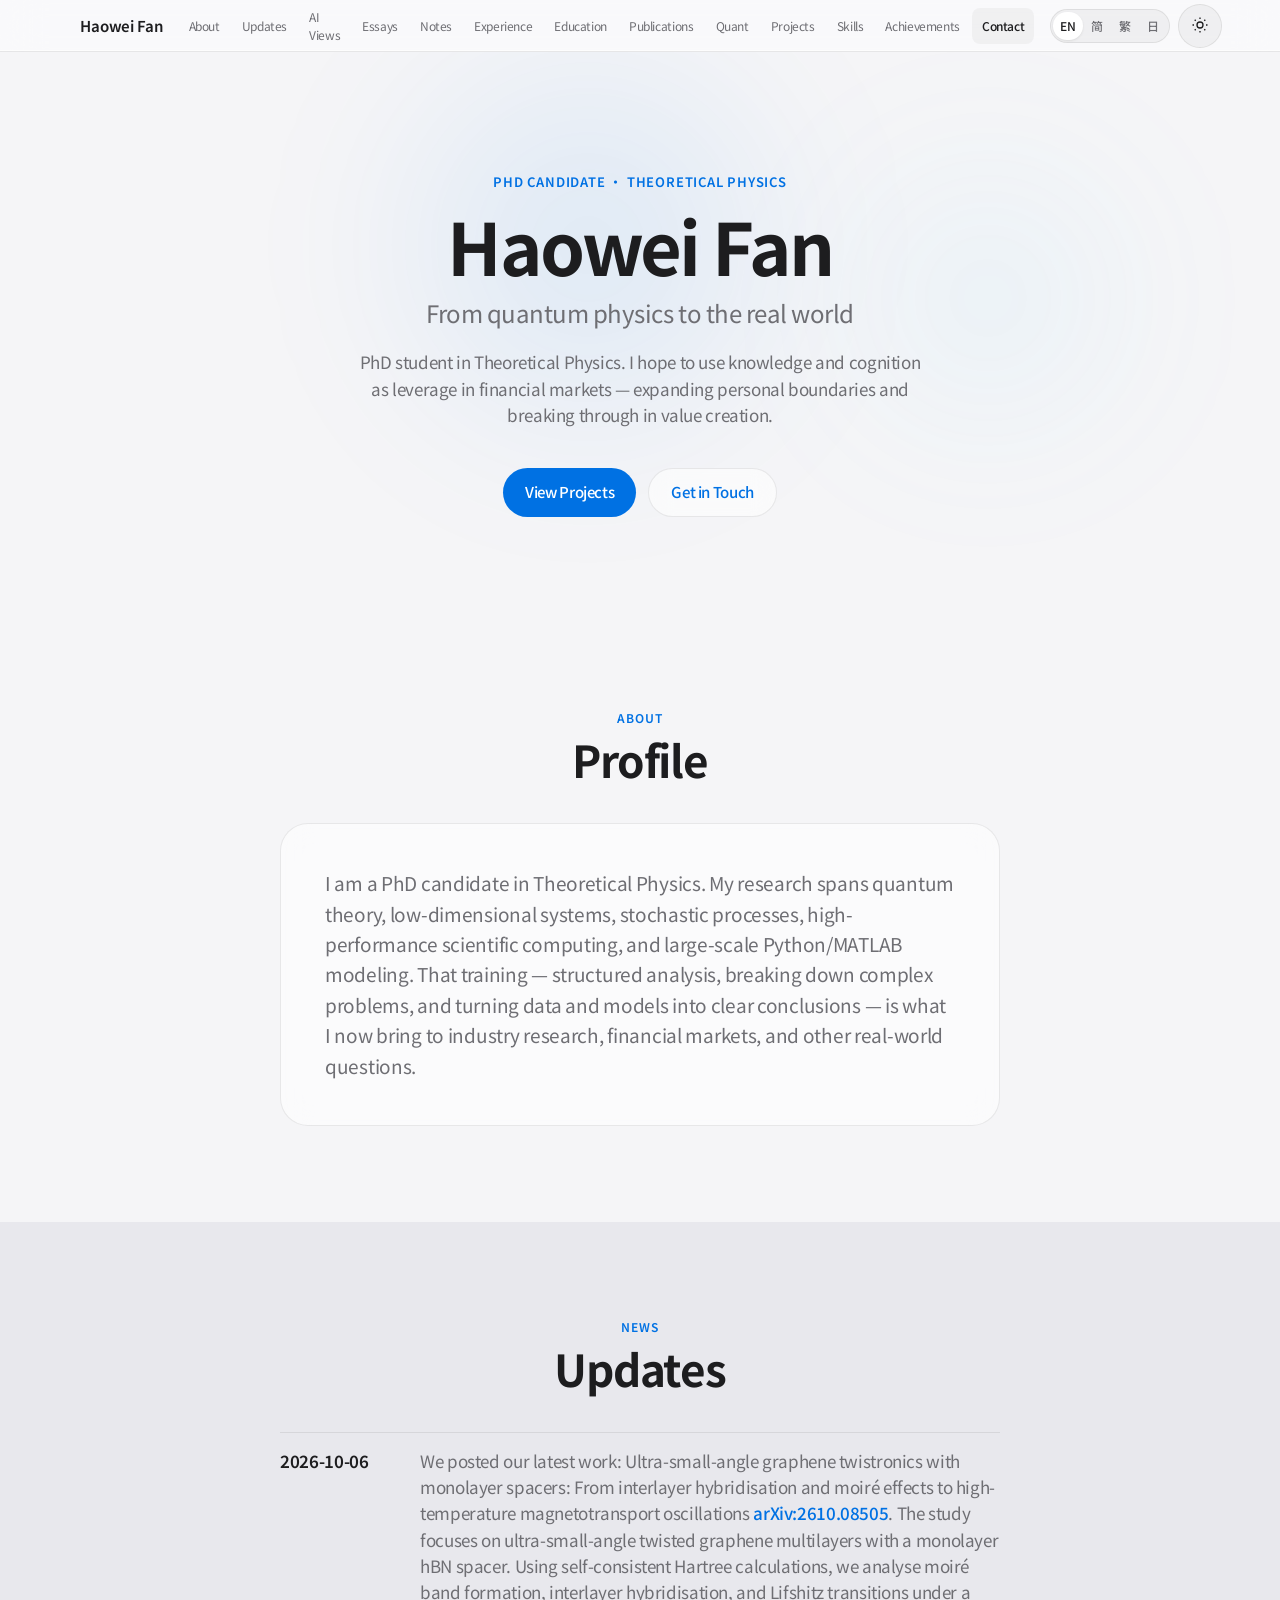
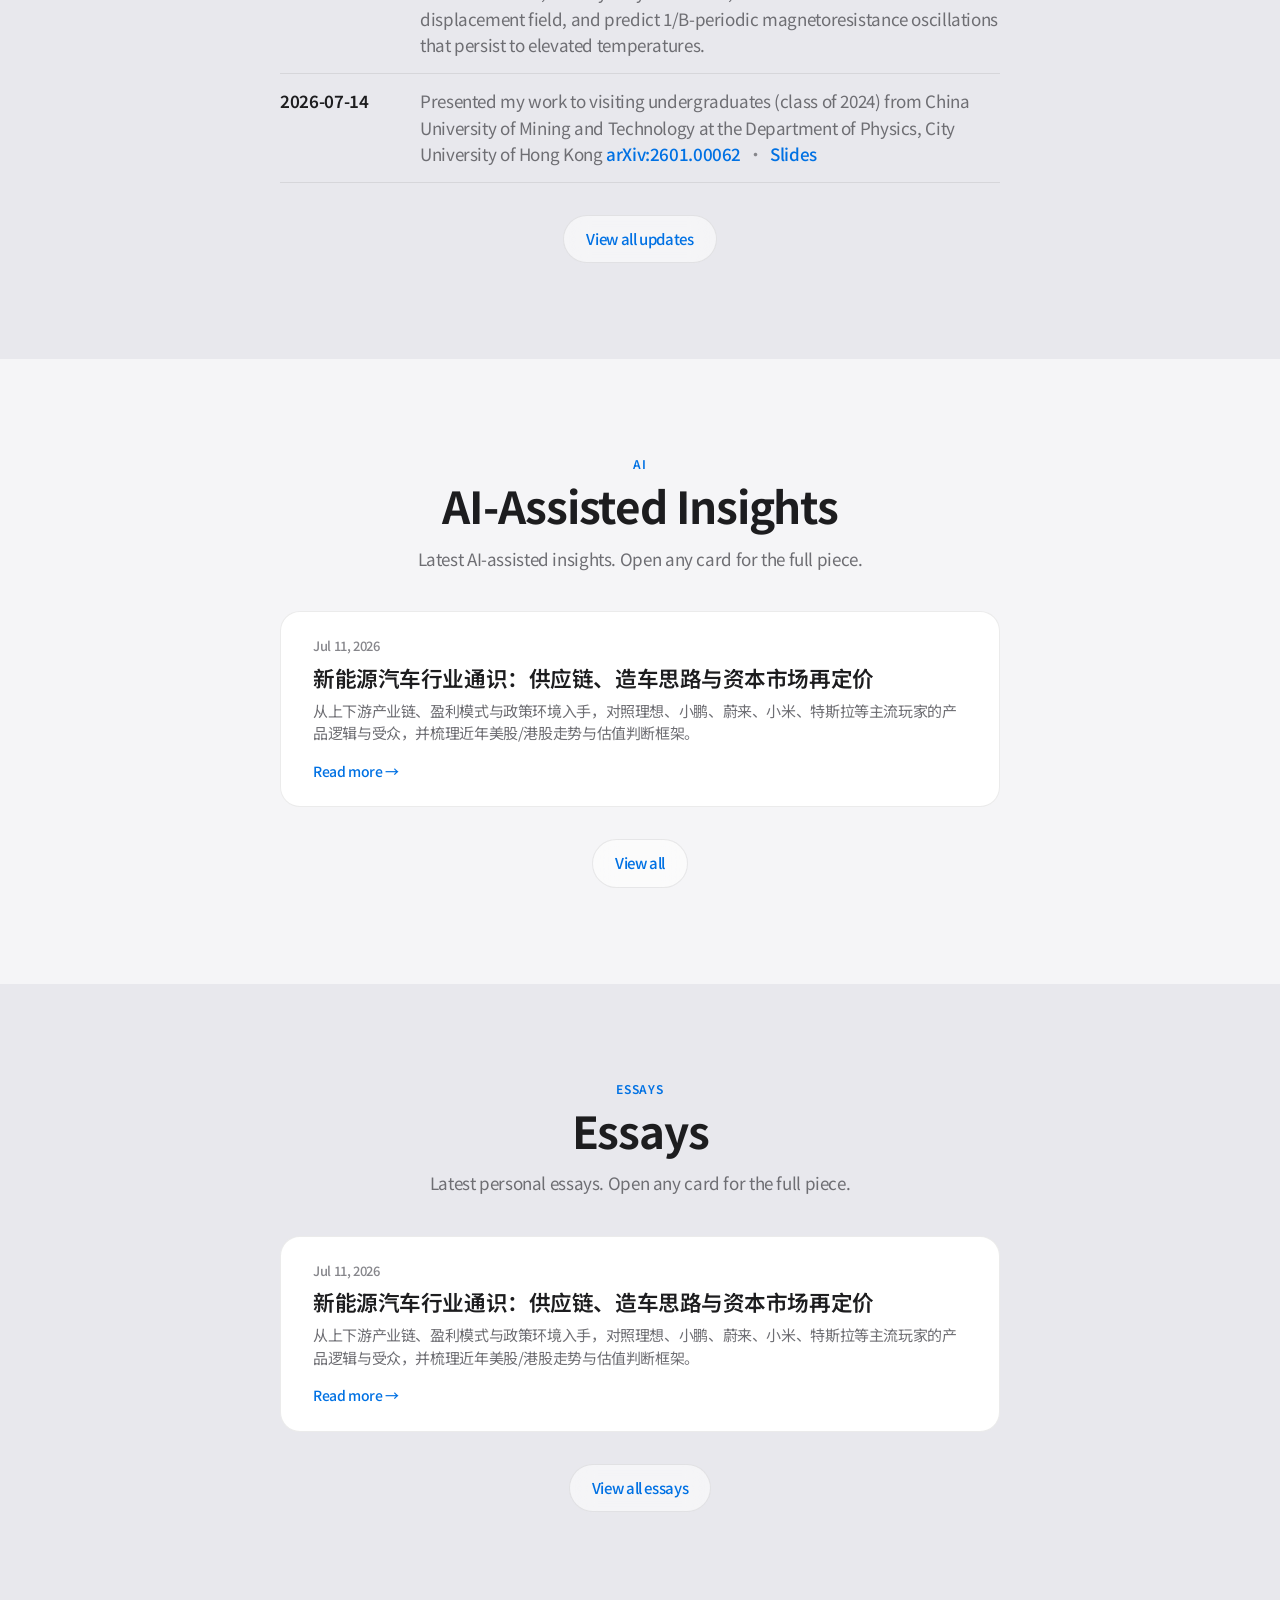
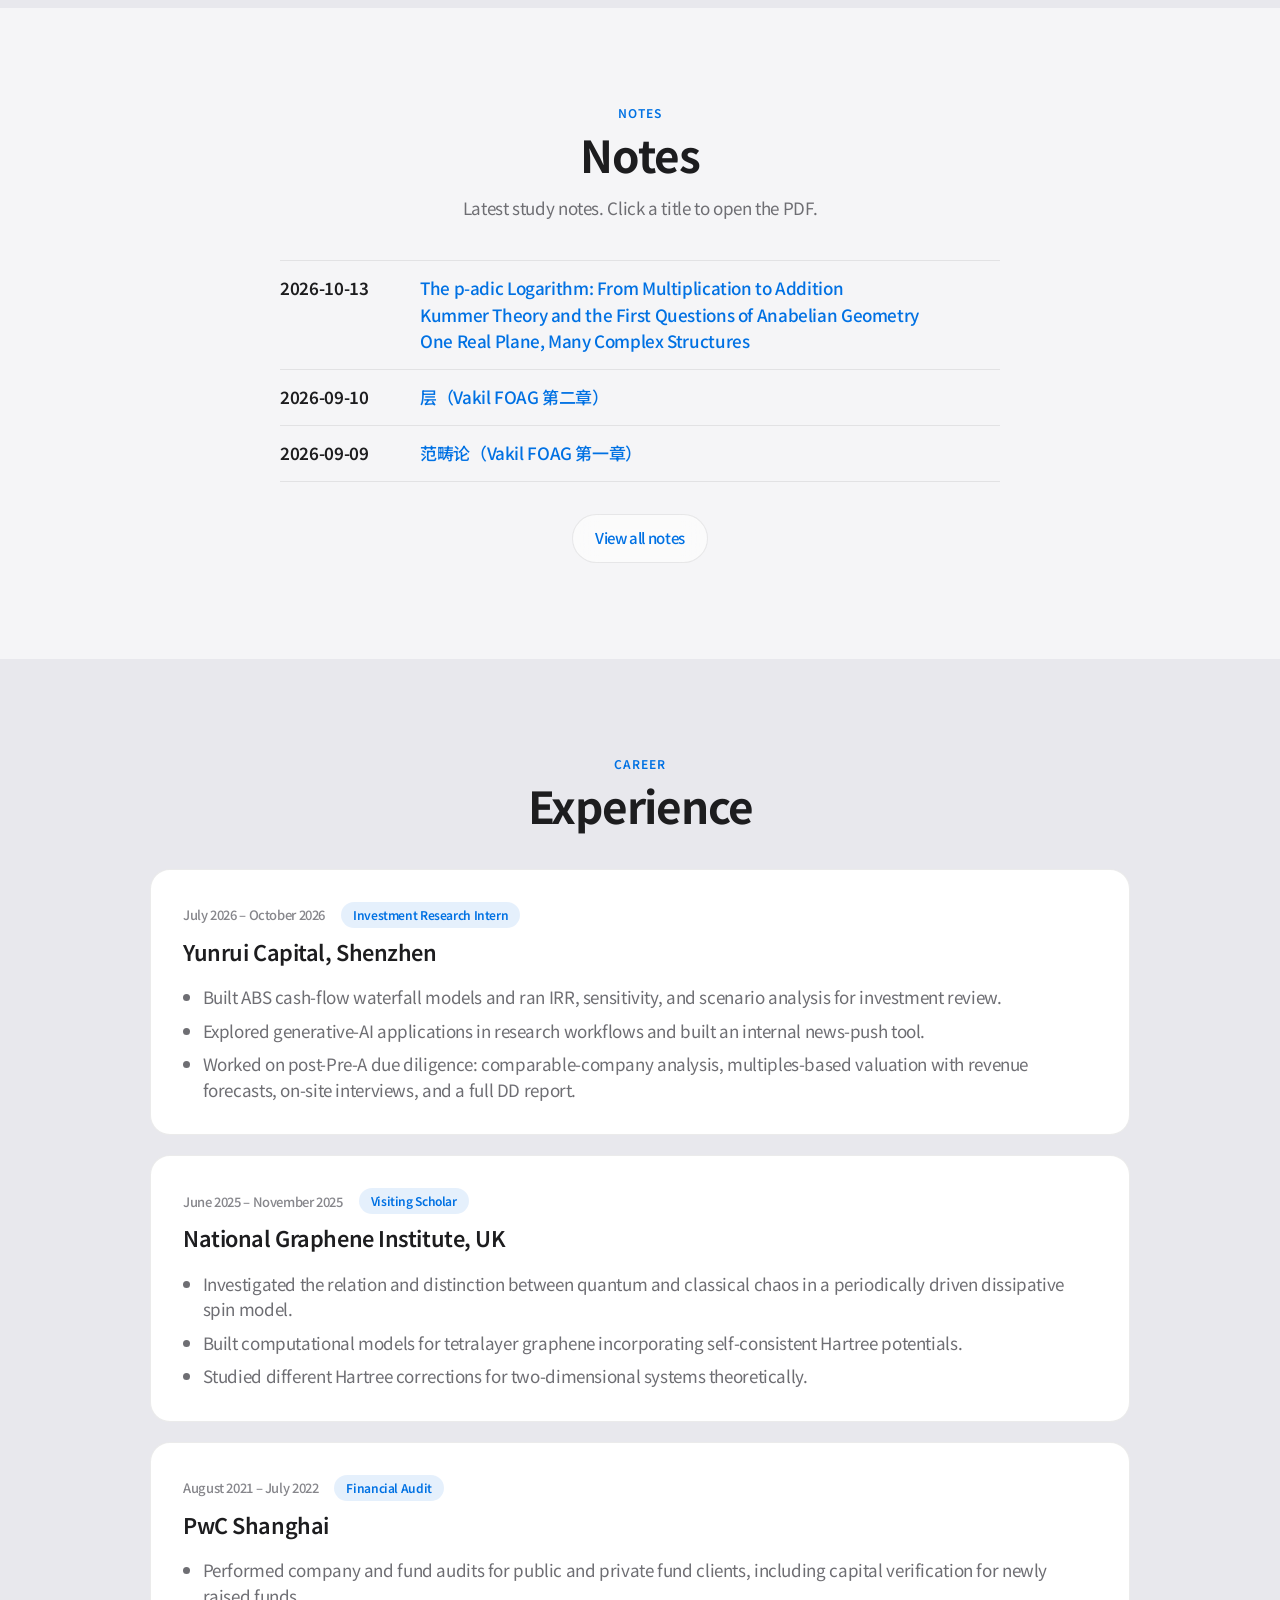
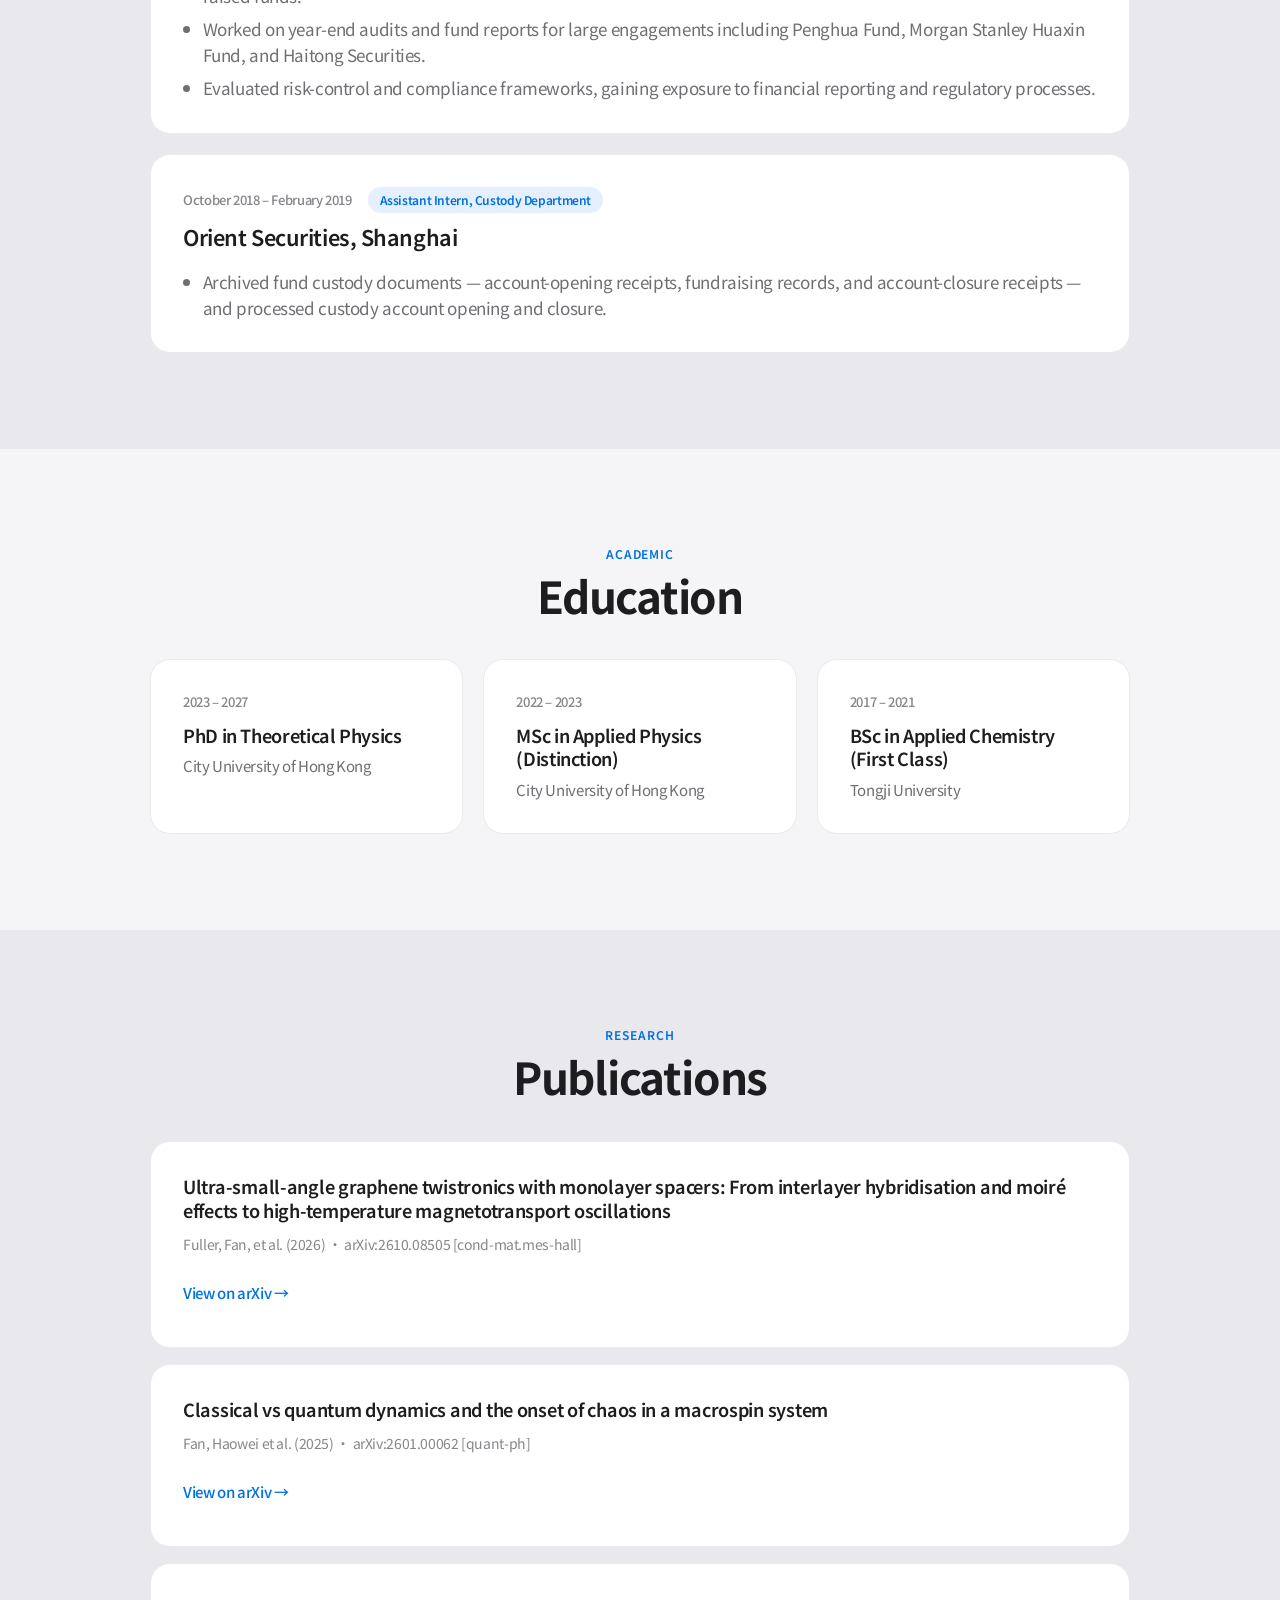
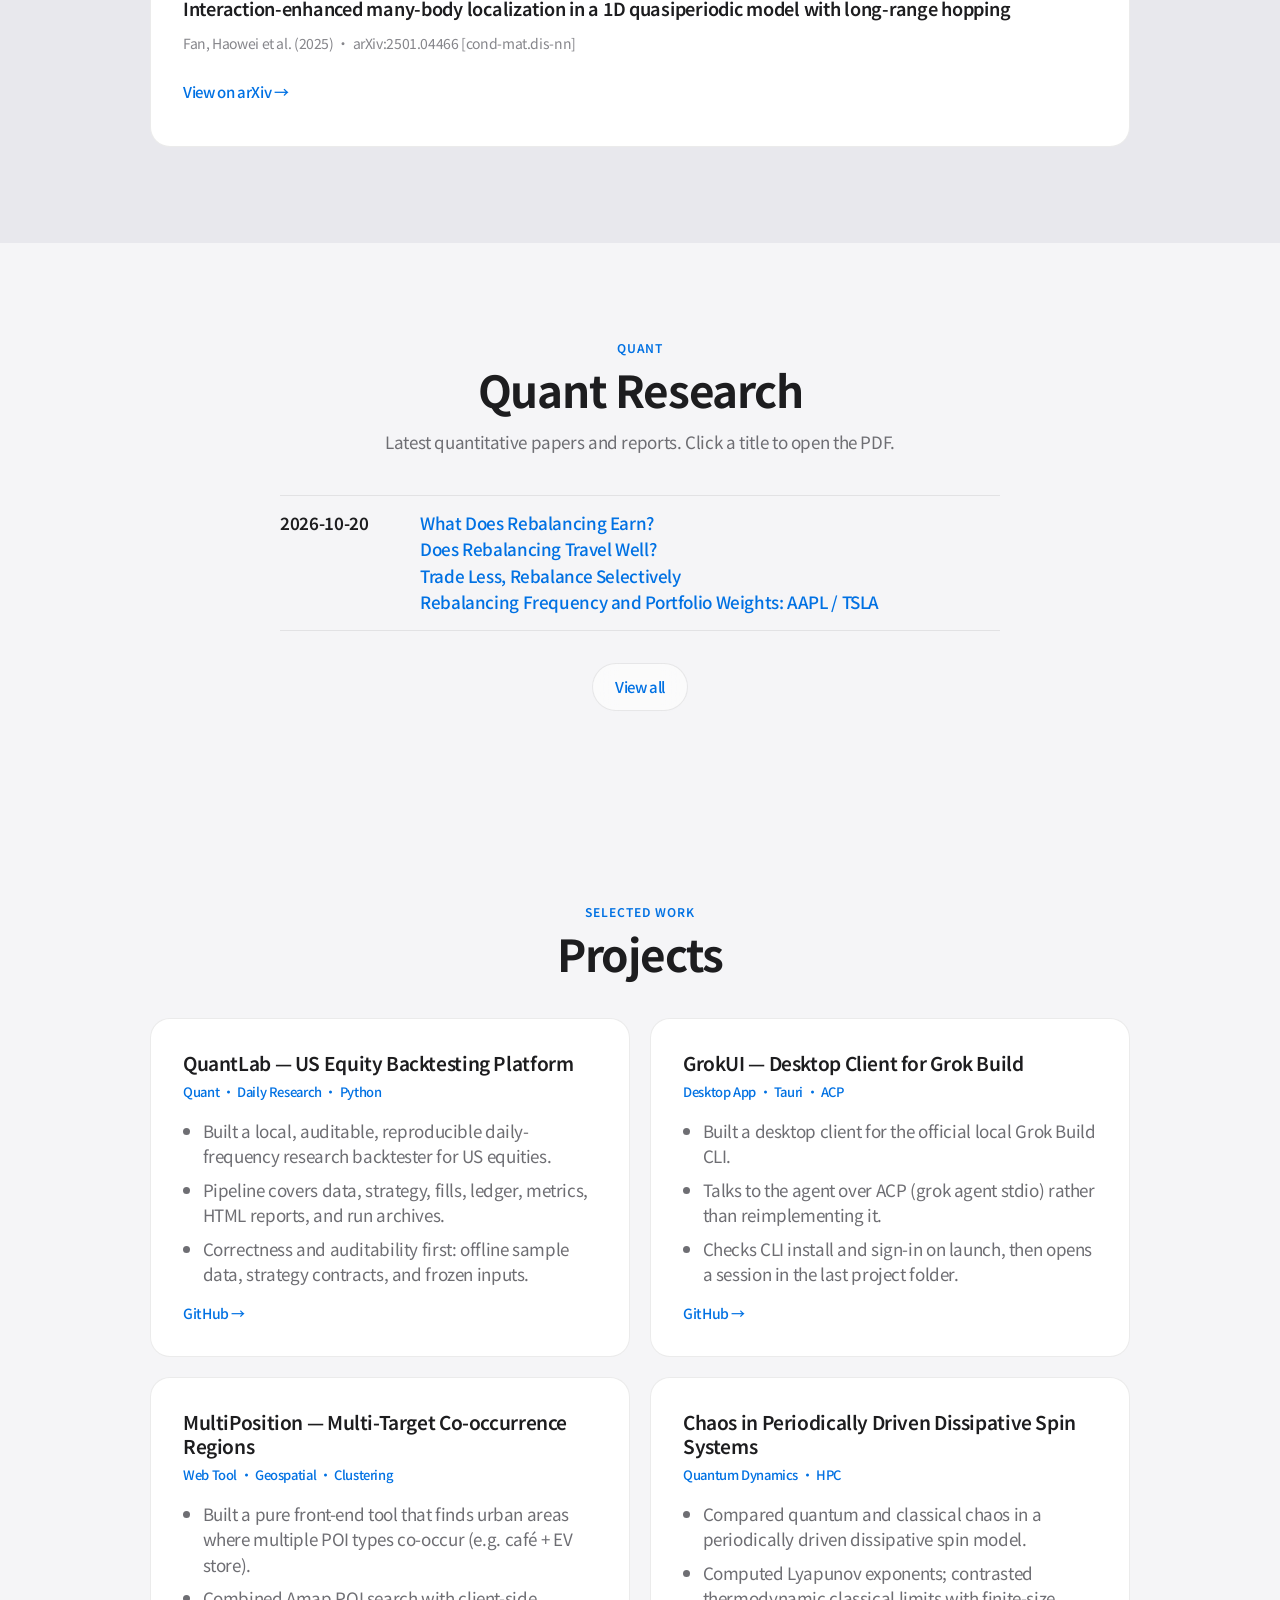
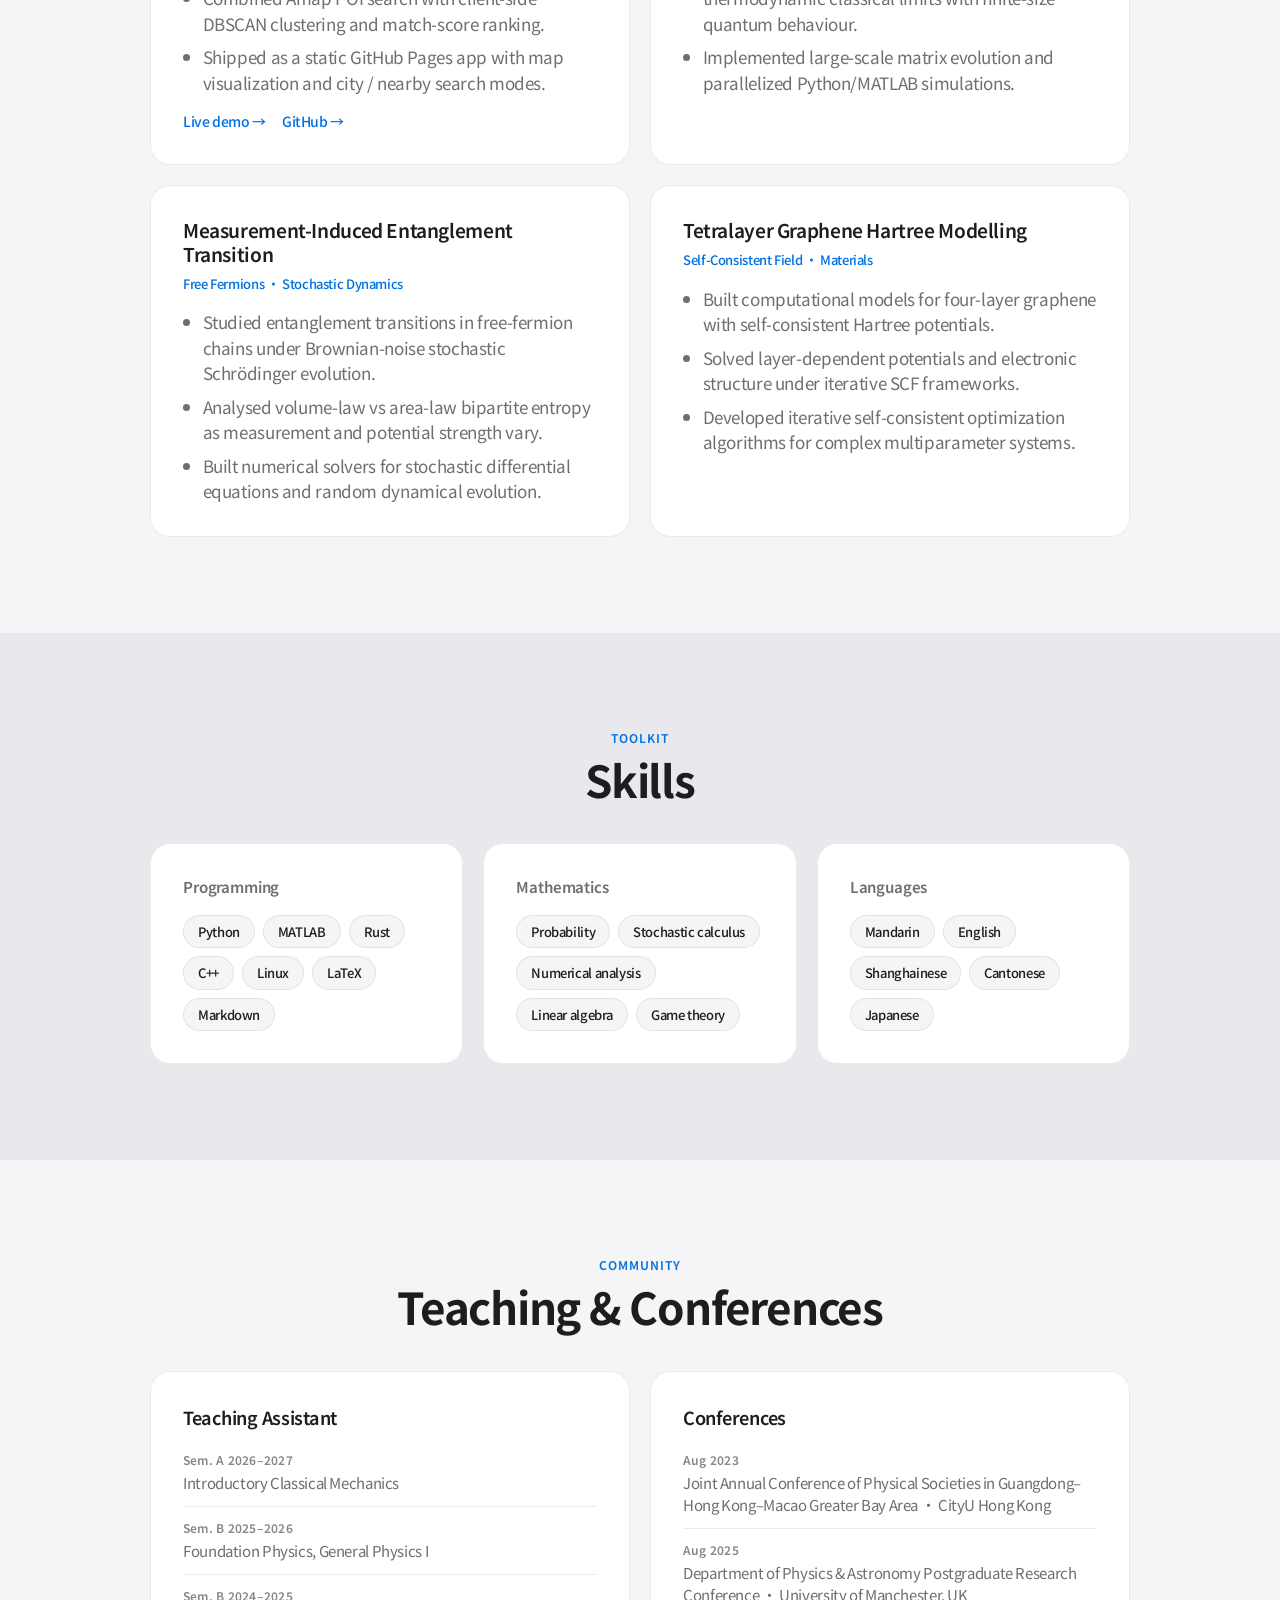
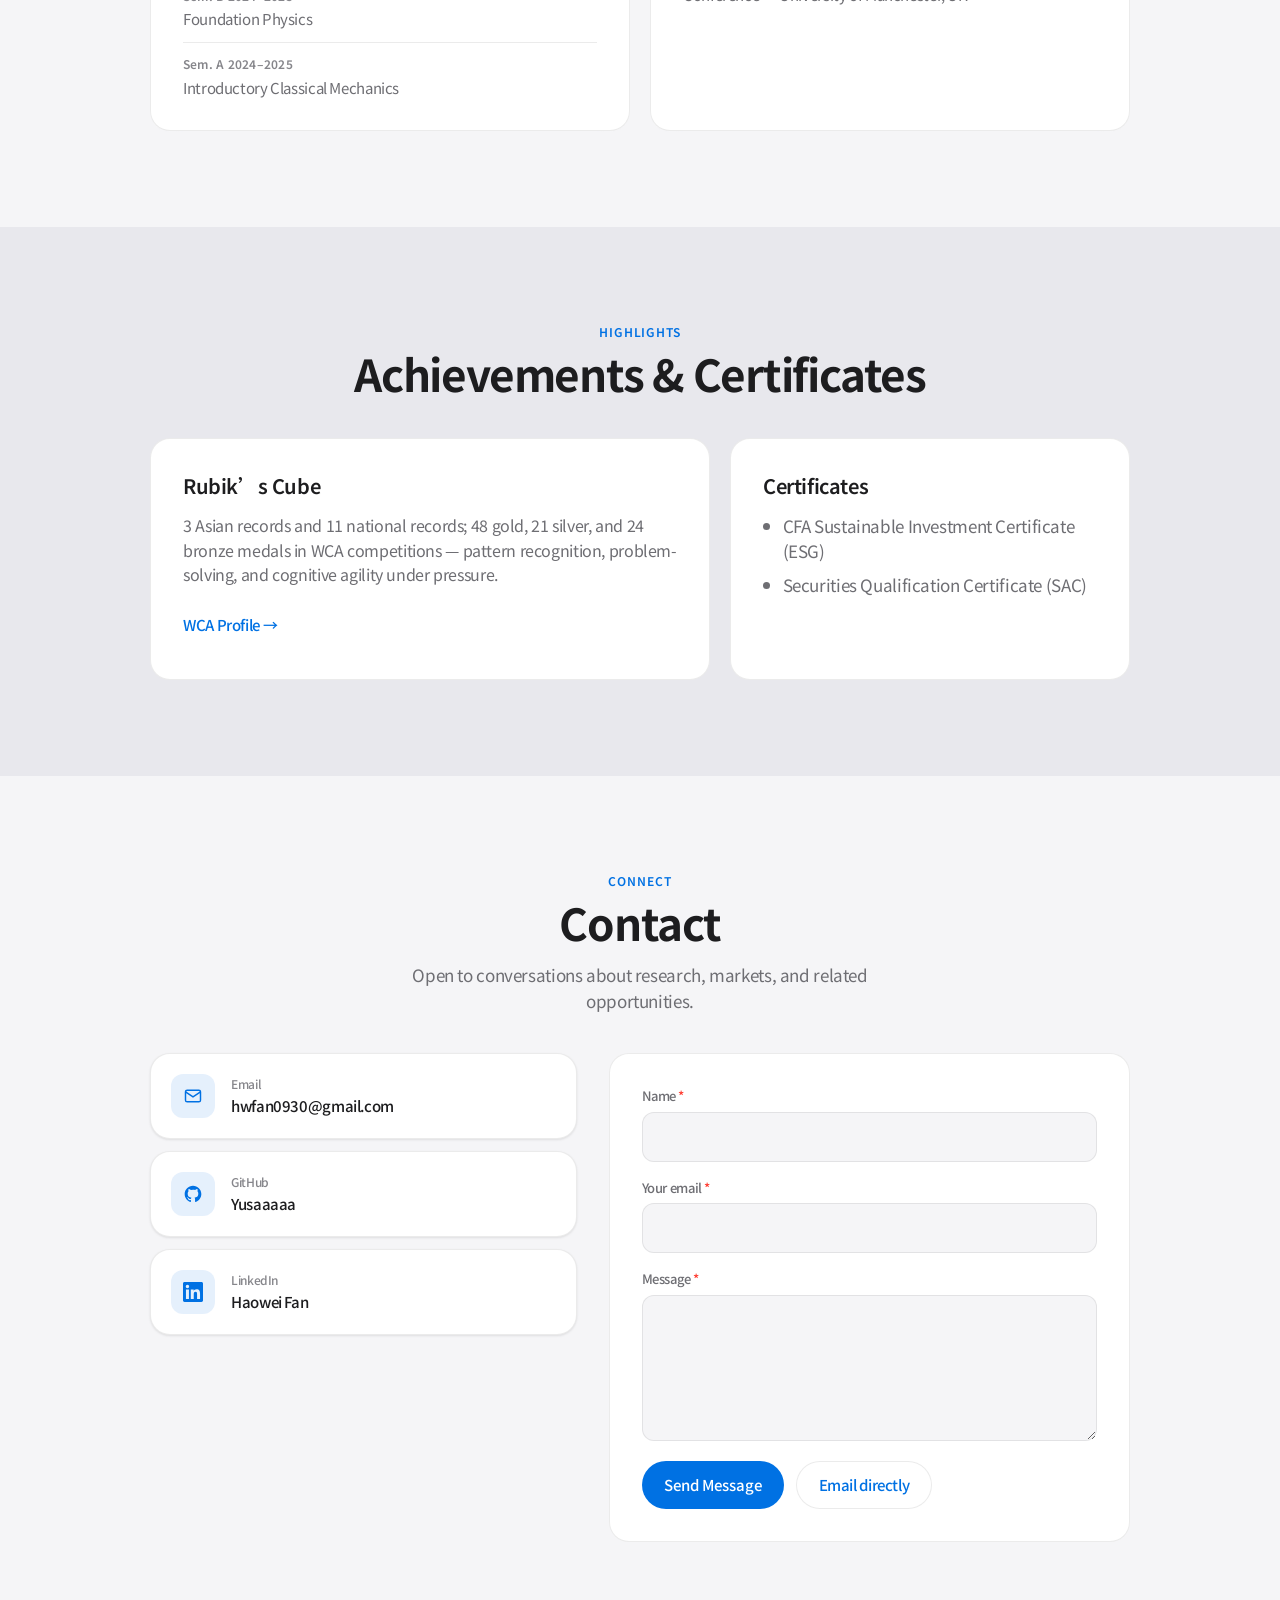
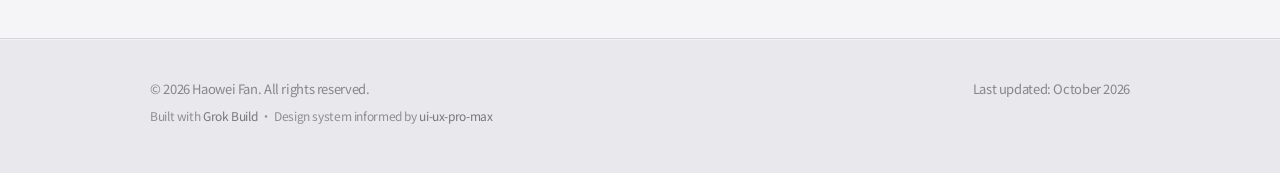
<file: index.html>
<!DOCTYPE html>
<html lang="en">
<head>
  <meta charset="UTF-8" />
  <meta name="viewport" content="width=device-width, initial-scale=1.0" />
  <meta name="description" content="Haowei Fan — PhD candidate in Theoretical Physics. From quantum physics to the real world." />
  <meta name="author" content="Haowei Fan" />
  <meta property="og:title" content="Haowei Fan · Personal Homepage" />
  <meta property="og:description" content="PhD candidate in Theoretical Physics. From quantum physics to the real world — models, judgment, and value creation." />
  <meta property="og:type" content="website" />
  <meta name="theme-color" content="#f5f5f7" media="(prefers-color-scheme: light)" />
  <meta name="theme-color" content="#07090f" media="(prefers-color-scheme: dark)" />
  <title>Haowei Fan · Personal Homepage</title>
  <link rel="preconnect" href="https://fonts.googleapis.com" />
  <link rel="preconnect" href="https://fonts.gstatic.com" crossorigin />
  <link href="https://fonts.googleapis.com/css2?family=Noto+Sans+SC:wght@400;500;600;700&display=swap" rel="stylesheet" />
  <link rel="stylesheet" href="css/styles.css" />
</head>
<body>
  <a class="skip-link" href="#main" data-i18n="skip">Skip to content</a>

  <header class="site-header" id="top">
    <nav class="nav" aria-label="Primary">
      <a class="nav-brand" href="#top">
        <span class="nav-brand-en" data-i18n="brand">Haowei Fan</span>
        <span class="nav-brand-zh" data-i18n="brandZh" hidden>樊浩玮</span>
      </a>

      <button class="nav-toggle" id="navToggle" type="button" aria-expanded="false" aria-controls="navMenu" data-i18n-aria="menuToggle">
        <span class="nav-toggle-bar"></span>
        <span class="nav-toggle-bar"></span>
      </button>

      <div class="nav-menu" id="navMenu">
        <ul class="nav-links">
          <li><a href="#about" data-i18n="nav.about">About</a></li>
          <li><a href="#updates" data-i18n="nav.updates">Updates</a></li>
          <li><a href="#ai-views" data-i18n="nav.aiViews" data-nav-collection="ai_views">AI Views</a></li>
          <li><a href="#writing" data-i18n="nav.writing" data-nav-collection="writing">Essays</a></li>
          <li><a href="#notes" data-i18n="nav.notes" data-nav-collection="notes">Notes</a></li>
          <li><a href="#experience" data-i18n="nav.experience">Experience</a></li>
          <li><a href="#education" data-i18n="nav.education">Education</a></li>
          <li><a href="#publications" data-i18n="nav.publications">Publications</a></li>
          <li><a href="#quant" data-i18n="nav.quant" data-nav-collection="quant">Quant</a></li>
          <li><a href="#projects" data-i18n="nav.projects">Projects</a></li>
          <li><a href="#skills" data-i18n="nav.skills">Skills</a></li>
          <li><a href="#achievements" data-i18n="nav.achievements">Achievements</a></li>
          <li><a href="#contact" data-i18n="nav.contact">Contact</a></li>
        </ul>
        <div class="nav-actions">
          <div class="lang-switch" role="group" aria-label="Language">
            <button type="button" class="lang-btn" data-lang="en" aria-pressed="true">EN</button>
            <button type="button" class="lang-btn" data-lang="zh" aria-pressed="false">简</button>
            <button type="button" class="lang-btn" data-lang="zh-Hant" aria-pressed="false">繁</button>
            <button type="button" class="lang-btn" data-lang="ja" aria-pressed="false">日</button>
          </div>
          <button type="button" class="theme-toggle" id="themeToggle" data-i18n-aria="themeToggle" aria-label="Toggle theme">
            <span class="theme-icon theme-icon-sun" aria-hidden="true">
              <svg width="18" height="18" viewBox="0 0 24 24" fill="none" stroke="currentColor" stroke-width="1.75"><circle cx="12" cy="12" r="4"/><path d="M12 2v2M12 20v2M4.93 4.93l1.41 1.41M17.66 17.66l1.41 1.41M2 12h2M20 12h2M4.93 19.07l1.41-1.41M17.66 6.34l1.41-1.41"/></svg>
            </span>
            <span class="theme-icon theme-icon-moon" aria-hidden="true">
              <svg width="18" height="18" viewBox="0 0 24 24" fill="none" stroke="currentColor" stroke-width="1.75"><path d="M21 14.5A8.5 8.5 0 1 1 9.5 3a7 7 0 0 0 11.5 11.5z"/></svg>
            </span>
          </button>
        </div>
      </div>
    </nav>
  </header>

  <main id="main">
    <!-- Hero -->
    <section class="hero" aria-labelledby="hero-title">
      <div class="container hero-inner">
        <p class="hero-eyebrow reveal" data-i18n="hero.eyebrow">PhD Candidate · Theoretical Physics</p>
        <h1 class="hero-title reveal" id="hero-title">
          <span data-i18n="hero.name">Haowei Fan</span>
        </h1>
        <p class="hero-subtitle reveal" data-i18n="hero.subtitle">
          From quantum physics to the real world
        </p>
        <p class="hero-lead reveal" data-i18n="hero.lead">
          PhD student in Theoretical Physics. I hope to use knowledge and cognition as leverage in financial markets — expanding personal boundaries and breaking through in value creation.
        </p>
        <div class="hero-cta reveal">
          <a class="btn btn-primary" href="#projects" data-i18n="hero.ctaProjects">View Projects</a>
          <a class="btn btn-secondary" href="#contact" data-i18n="hero.ctaContact">Get in Touch</a>
        </div>
      </div>
    </section>

    <!-- About -->
    <section class="section" id="about" aria-labelledby="about-title">
      <div class="container">
        <header class="section-header reveal">
          <p class="section-label" data-i18n="about.label">About</p>
          <h2 class="section-title" id="about-title" data-i18n="about.title">Profile</h2>
        </header>
        <div class="about-card reveal">
          <p class="about-text" data-i18n="about.body">
            I am a PhD candidate in Theoretical Physics. My research spans quantum theory, low-dimensional systems, stochastic processes, high-performance scientific computing, and large-scale Python/MATLAB modeling. That training — structured analysis, breaking down complex problems, and turning data and models into clear conclusions — is what I now bring to industry research, financial markets, and other real-world questions.
          </p>
        </div>
      </div>
    </section>

    <!-- Updates — simple date + note + links; home shows latest 10 -->
    <section class="section section-alt" id="updates" aria-labelledby="updates-title">
      <div class="container">
        <header class="section-header reveal">
          <p class="section-label" data-i18n="updates.label">Updates</p>
          <h2 class="section-title" id="updates-title" data-i18n="updates.title">Updates</h2>
        </header>
        <ul class="news-list reveal" id="updatesHomeList" aria-live="polite">
          <li class="news-empty" data-i18n="updates.loading">Loading…</li>
        </ul>
        <div class="writing-footer reveal" id="updatesHomeFooter" hidden>
          <a class="btn btn-secondary" href="updates.html" data-i18n="updates.viewAll">View all updates</a>
        </div>
      </div>
    </section>

    <!-- AI Views -->
    <section class="section" id="ai-views" aria-labelledby="ai-views-title">
      <div class="container">
        <header class="section-header reveal">
          <p class="section-label" data-i18n="aiViews.label">AI</p>
          <h2 class="section-title" id="ai-views-title" data-i18n="aiViews.title">AI-Assisted Insights</h2>
          <p class="section-desc" data-i18n="aiViews.descHome">
            Latest AI-assisted insights. Open any card for the full piece.
          </p>
        </header>
        <div class="writing-list" id="aiViewsHomeList" aria-live="polite">
          <p class="writing-empty" data-i18n="aiViews.loading">Loading…</p>
        </div>
        <div class="writing-footer reveal">
          <a class="btn btn-secondary" href="ai-views.html" data-i18n="aiViews.viewAll">View all</a>
        </div>
      </div>
    </section>

    <!-- Essays / Writing -->
    <section class="section section-alt" id="writing" aria-labelledby="writing-title">
      <div class="container">
        <header class="section-header reveal">
          <p class="section-label" data-i18n="writing.label">Essays</p>
          <h2 class="section-title" id="writing-title" data-i18n="writing.title">Essays</h2>
          <p class="section-desc" data-i18n="writing.descHome">
            Latest personal essays. Open any card for the full piece.
          </p>
        </header>
        <div class="writing-list" id="writingHomeList" aria-live="polite">
          <p class="writing-empty" data-i18n="writing.loading">Loading…</p>
        </div>
        <div class="writing-footer reveal">
          <a class="btn btn-secondary" href="writing.html" data-i18n="writing.viewAll">View all essays</a>
        </div>
      </div>
    </section>

    <!-- Notes -->
    <section class="section" id="notes" aria-labelledby="notes-title">
      <div class="container">
        <header class="section-header reveal">
          <p class="section-label" data-i18n="notes.label">Notes</p>
          <h2 class="section-title" id="notes-title" data-i18n="notes.title">Notes</h2>
          <p class="section-desc" data-i18n="notes.descHome">
            Latest study notes. Click a title to open the PDF.
          </p>
        </header>
        <ul class="news-list reveal" id="notesHomeList" aria-live="polite">
          <li class="news-empty" data-i18n="notes.loading">Loading…</li>
        </ul>
        <div class="writing-footer reveal">
          <a class="btn btn-secondary" href="notes.html" data-i18n="notes.viewAll">View all notes</a>
        </div>
      </div>
    </section>

    <!-- Experience -->
    <section class="section section-alt" id="experience" aria-labelledby="experience-title">
      <div class="container">
        <header class="section-header reveal">
          <p class="section-label" data-i18n="experience.label">Career</p>
          <h2 class="section-title" id="experience-title" data-i18n="experience.title">Experience</h2>
        </header>
        <div class="timeline">
          <article class="timeline-item card reveal">
            <div class="timeline-meta">
              <span class="timeline-date" data-i18n="exp.yunrui.date">July 2026 – October 2026</span>
              <span class="timeline-role" data-i18n="exp.yunrui.role">Investment Research Intern</span>
            </div>
            <h3 class="timeline-org" data-i18n="exp.yunrui.org">Yunrui Capital, Shenzhen</h3>
            <ul class="bullet-list">
              <li data-i18n="exp.yunrui.b1">Built ABS cash-flow waterfall models and ran IRR, sensitivity, and scenario analysis for investment review.</li>
              <li data-i18n="exp.yunrui.b2">Explored generative-AI applications in research workflows and built an internal news-push tool.</li>
              <li data-i18n="exp.yunrui.b3">Worked on post-Pre-A due diligence: comparable-company analysis, multiples-based valuation with revenue forecasts, on-site interviews, and a full DD report.</li>
            </ul>
          </article>
          <article class="timeline-item card reveal">
            <div class="timeline-meta">
              <span class="timeline-date" data-i18n="exp.ngi.date">June 2025 – November 2025</span>
              <span class="timeline-role" data-i18n="exp.ngi.role">Visiting Scholar</span>
            </div>
            <h3 class="timeline-org" data-i18n="exp.ngi.org">National Graphene Institute, UK</h3>
            <ul class="bullet-list">
              <li data-i18n="exp.ngi.b1">Investigated the relation and distinction between quantum and classical chaos in a periodically driven dissipative spin model.</li>
              <li data-i18n="exp.ngi.b2">Built computational models for tetralayer graphene incorporating self-consistent Hartree potentials.</li>
              <li data-i18n="exp.ngi.b3">Studied different Hartree corrections for two-dimensional systems theoretically.</li>
            </ul>
          </article>
          <article class="timeline-item card reveal">
            <div class="timeline-meta">
              <span class="timeline-date" data-i18n="exp.pwc.date">August 2021 – July 2022</span>
              <span class="timeline-role" data-i18n="exp.pwc.role">Financial Audit</span>
            </div>
            <h3 class="timeline-org" data-i18n="exp.pwc.org">PwC Shanghai</h3>
            <ul class="bullet-list">
              <li data-i18n="exp.pwc.b1">Performed company and fund audits for public and private fund clients, including capital verification for newly raised funds.</li>
              <li data-i18n="exp.pwc.b2">Worked on year-end audits and fund reports for large engagements including Penghua Fund, Morgan Stanley Huaxin Fund, and Haitong Securities.</li>
              <li data-i18n="exp.pwc.b3">Evaluated risk-control and compliance frameworks, gaining exposure to financial reporting and regulatory processes.</li>
            </ul>
          </article>
          <article class="timeline-item card reveal">
            <div class="timeline-meta">
              <span class="timeline-date" data-i18n="exp.orient.date">October 2018 – February 2019</span>
              <span class="timeline-role" data-i18n="exp.orient.role">Assistant Intern, Custody Department</span>
            </div>
            <h3 class="timeline-org" data-i18n="exp.orient.org">Orient Securities, Shanghai</h3>
            <ul class="bullet-list">
              <li data-i18n="exp.orient.b1">Archived fund custody documents — account-opening receipts, fundraising records, and account-closure receipts — and processed custody account opening and closure.</li>
            </ul>
          </article>
        </div>
      </div>
    </section>

    <!-- Education -->
    <section class="section" id="education" aria-labelledby="education-title">
      <div class="container">
        <header class="section-header reveal">
          <p class="section-label" data-i18n="education.label">Academic</p>
          <h2 class="section-title" id="education-title" data-i18n="education.title">Education</h2>
        </header>
        <div class="edu-grid">
          <article class="edu-card card reveal">
            <p class="edu-years">2023 – 2027</p>
            <h3 class="edu-degree" data-i18n="edu.phd.degree">PhD in Theoretical Physics</h3>
            <p class="edu-school" data-i18n="edu.phd.school">City University of Hong Kong</p>
          </article>
          <article class="edu-card card reveal">
            <p class="edu-years">2022 – 2023</p>
            <h3 class="edu-degree" data-i18n="edu.msc.degree">MSc in Applied Physics (Distinction)</h3>
            <p class="edu-school" data-i18n="edu.msc.school">City University of Hong Kong</p>
          </article>
          <article class="edu-card card reveal">
            <p class="edu-years">2017 – 2021</p>
            <h3 class="edu-degree" data-i18n="edu.bsc.degree">BSc in Applied Chemistry (First Class)</h3>
            <p class="edu-school" data-i18n="edu.bsc.school">Tongji University</p>
          </article>
        </div>
      </div>
    </section>

    <!-- Publications -->
    <section class="section section-alt" id="publications" aria-labelledby="publications-title">
      <div class="container">
        <header class="section-header reveal">
          <p class="section-label" data-i18n="publications.label">Research</p>
          <h2 class="section-title" id="publications-title" data-i18n="publications.title">Publications</h2>
        </header>
        <div class="pub-list">
          <article class="pub-card card reveal">
            <h3 class="pub-title">Ultra-small-angle graphene twistronics with monolayer spacers: From interlayer hybridisation and moiré effects to high-temperature magnetotransport oscillations</h3>
            <p class="pub-meta">Fuller, Fan, et al. (2026) · arXiv:2610.08505 [cond-mat.mes-hall]</p>
            <a class="text-link" href="https://arxiv.org/abs/2610.08505" target="_blank" rel="noopener noreferrer" data-i18n="publications.view">View on arXiv →</a>
          </article>
          <article class="pub-card card reveal">
            <h3 class="pub-title">Classical vs quantum dynamics and the onset of chaos in a macrospin system</h3>
            <p class="pub-meta">Fan, Haowei et al. (2025) · arXiv:2601.00062 [quant-ph]</p>
            <a class="text-link" href="https://arxiv.org/abs/2601.00062" target="_blank" rel="noopener noreferrer" data-i18n="publications.view">View on arXiv →</a>
          </article>
          <article class="pub-card card reveal">
            <h3 class="pub-title">Interaction-enhanced many-body localization in a 1D quasiperiodic model with long-range hopping</h3>
            <p class="pub-meta">Fan, Haowei et al. (2025) · arXiv:2501.04466 [cond-mat.dis-nn]</p>
            <a class="text-link" href="https://arxiv.org/abs/2501.04466" target="_blank" rel="noopener noreferrer" data-i18n="publications.view">View on arXiv →</a>
          </article>
        </div>
      </div>
    </section>

    <!-- Quant research papers / reports -->
    <section class="section" id="quant" aria-labelledby="quant-title">
      <div class="container">
        <header class="section-header reveal">
          <p class="section-label" data-i18n="quant.label">Quant</p>
          <h2 class="section-title" id="quant-title" data-i18n="quant.title">Quant Research</h2>
          <p class="section-desc" data-i18n="quant.descHome">
            Latest quantitative papers and reports. Click a title to open the PDF.
          </p>
        </header>
        <ul class="news-list reveal" id="quantHomeList" aria-live="polite">
          <li class="news-empty" data-i18n="quant.loading">Loading…</li>
        </ul>
        <div class="writing-footer reveal">
          <a class="btn btn-secondary" href="quant.html" data-i18n="quant.viewAll">View all</a>
        </div>
      </div>
    </section>

    <!-- Projects -->
    <section class="section" id="projects" aria-labelledby="projects-title">
      <div class="container">
        <header class="section-header reveal">
          <p class="section-label" data-i18n="projects.label">Selected Work</p>
          <h2 class="section-title" id="projects-title" data-i18n="projects.title">Projects</h2>
        </header>
        <div class="project-grid">
          <article class="project-card card reveal">
            <h3 class="project-title" data-i18n="proj.quantlab.title">QuantLab — US Equity Backtesting Platform</h3>
            <p class="project-tag" data-i18n="proj.quantlab.tag">Quant · Daily Research · Python</p>
            <ul class="bullet-list">
              <li data-i18n="proj.quantlab.b1">Built a local, auditable, reproducible daily-frequency research backtester for US equities.</li>
              <li data-i18n="proj.quantlab.b2">Pipeline covers data, strategy, fills, ledger, metrics, HTML reports, and run archives.</li>
              <li data-i18n="proj.quantlab.b3">Correctness and auditability first: offline sample data, strategy contracts, and frozen inputs.</li>
            </ul>
            <p class="project-links">
              <a href="https://github.com/Yusaaaaa/QuantLab" target="_blank" rel="noopener noreferrer" data-i18n="proj.quantlab.repo">GitHub →</a>
            </p>
          </article>
          <article class="project-card card reveal">
            <h3 class="project-title" data-i18n="proj.grokui.title">GrokUI — Desktop Client for Grok Build</h3>
            <p class="project-tag" data-i18n="proj.grokui.tag">Desktop App · Tauri · ACP</p>
            <ul class="bullet-list">
              <li data-i18n="proj.grokui.b1">Built a desktop client for the official local Grok Build CLI.</li>
              <li data-i18n="proj.grokui.b2">Talks to the agent over ACP (grok agent stdio) rather than reimplementing it.</li>
              <li data-i18n="proj.grokui.b3">Checks CLI install and sign-in on launch, then opens a session in the last project folder.</li>
            </ul>
            <p class="project-links">
              <a href="https://github.com/Yusaaaaa/GrokUI" target="_blank" rel="noopener noreferrer" data-i18n="proj.grokui.repo">GitHub →</a>
            </p>
          </article>
          <article class="project-card card reveal">
            <h3 class="project-title" data-i18n="proj.multiposition.title">MultiPosition — Multi-Target Co-occurrence Regions</h3>
            <p class="project-tag" data-i18n="proj.multiposition.tag">Web Tool · Geospatial · Clustering</p>
            <ul class="bullet-list">
              <li data-i18n="proj.multiposition.b1">Built a pure front-end tool that finds urban areas where multiple POI types co-occur (e.g. café + EV store).</li>
              <li data-i18n="proj.multiposition.b2">Combined Amap POI search with client-side DBSCAN clustering and match-score ranking.</li>
              <li data-i18n="proj.multiposition.b3">Shipped as a static GitHub Pages app with map visualization and city / nearby search modes.</li>
            </ul>
            <p class="project-links">
              <a href="https://yusaaaaa.github.io/multi-poi-finder/" target="_blank" rel="noopener noreferrer" data-i18n="proj.multiposition.demo">Live demo →</a>
              <a href="https://github.com/Yusaaaaa/multi-poi-finder" target="_blank" rel="noopener noreferrer" data-i18n="proj.multiposition.repo">GitHub →</a>
            </p>
          </article>
          <article class="project-card card reveal">
            <h3 class="project-title" data-i18n="proj.chaos.title">Chaos in Periodically Driven Dissipative Spin Systems</h3>
            <p class="project-tag" data-i18n="proj.chaos.tag">Quantum Dynamics · HPC</p>
            <ul class="bullet-list">
              <li data-i18n="proj.chaos.b1">Compared quantum and classical chaos in a periodically driven dissipative spin model.</li>
              <li data-i18n="proj.chaos.b2">Computed Lyapunov exponents; contrasted thermodynamic classical limits with finite-size quantum behaviour.</li>
              <li data-i18n="proj.chaos.b3">Implemented large-scale matrix evolution and parallelized Python/MATLAB simulations.</li>
            </ul>
          </article>
          <article class="project-card card reveal">
            <h3 class="project-title" data-i18n="proj.mient.title">Measurement-Induced Entanglement Transition</h3>
            <p class="project-tag" data-i18n="proj.mient.tag">Free Fermions · Stochastic Dynamics</p>
            <ul class="bullet-list">
              <li data-i18n="proj.mient.b1">Studied entanglement transitions in free-fermion chains under Brownian-noise stochastic Schrödinger evolution.</li>
              <li data-i18n="proj.mient.b2">Analysed volume-law vs area-law bipartite entropy as measurement and potential strength vary.</li>
              <li data-i18n="proj.mient.b3">Built numerical solvers for stochastic differential equations and random dynamical evolution.</li>
            </ul>
          </article>
          <article class="project-card card reveal">
            <h3 class="project-title" data-i18n="proj.graphene.title">Tetralayer Graphene Hartree Modelling</h3>
            <p class="project-tag" data-i18n="proj.graphene.tag">Self-Consistent Field · Materials</p>
            <ul class="bullet-list">
              <li data-i18n="proj.graphene.b1">Built computational models for four-layer graphene with self-consistent Hartree potentials.</li>
              <li data-i18n="proj.graphene.b2">Solved layer-dependent potentials and electronic structure under iterative SCF frameworks.</li>
              <li data-i18n="proj.graphene.b3">Developed iterative self-consistent optimization algorithms for complex multiparameter systems.</li>
            </ul>
          </article>
        </div>
      </div>
    </section>

    <!-- Skills -->
    <section class="section section-alt" id="skills" aria-labelledby="skills-title">
      <div class="container">
        <header class="section-header reveal">
          <p class="section-label" data-i18n="skills.label">Toolkit</p>
          <h2 class="section-title" id="skills-title" data-i18n="skills.title">Skills</h2>
        </header>
        <div class="skills-grid">
          <div class="skill-group card reveal">
            <h3 class="skill-group-title" data-i18n="skills.prog">Programming</h3>
            <div class="chip-row">
              <span class="chip">Python</span>
              <span class="chip">MATLAB</span>
              <span class="chip">Rust</span>
              <span class="chip">C++</span>
              <span class="chip">Linux</span>
              <span class="chip">LaTeX</span>
              <span class="chip">Markdown</span>
            </div>
          </div>
          <div class="skill-group card reveal">
            <h3 class="skill-group-title" data-i18n="skills.math">Mathematics</h3>
            <div class="chip-row">
              <span class="chip" data-i18n="skills.math.prob">Probability</span>
              <span class="chip" data-i18n="skills.math.stoch">Stochastic calculus</span>
              <span class="chip" data-i18n="skills.math.num">Numerical analysis</span>
              <span class="chip" data-i18n="skills.math.la">Linear algebra</span>
              <span class="chip" data-i18n="skills.math.game">Game theory</span>
            </div>
          </div>
          <div class="skill-group card reveal">
            <h3 class="skill-group-title" data-i18n="skills.lang">Languages</h3>
            <div class="chip-row">
              <span class="chip" data-i18n="skills.lang.zh">Mandarin</span>
              <span class="chip" data-i18n="skills.lang.en">English</span>
              <span class="chip" data-i18n="skills.lang.sh">Shanghainese</span>
              <span class="chip" data-i18n="skills.lang.yue">Cantonese</span>
              <span class="chip" data-i18n="skills.lang.ja">Japanese</span>
            </div>
          </div>
        </div>
      </div>
    </section>

    <!-- Teaching & Conferences -->
    <section class="section" id="teaching" aria-labelledby="teaching-title">
      <div class="container">
        <header class="section-header reveal">
          <p class="section-label" data-i18n="teaching.label">Community</p>
          <h2 class="section-title" id="teaching-title" data-i18n="teaching.title">Teaching & Conferences</h2>
        </header>
        <div class="two-col">
          <div class="card reveal">
            <h3 class="subhead" data-i18n="teaching.ta">Teaching Assistant</h3>
            <ul class="simple-list">
              <li><span class="list-date">Sem. A 2026–2027</span><span data-i18n="teaching.t1">Introductory Classical Mechanics</span></li>
              <li><span class="list-date">Sem. B 2025–2026</span><span data-i18n="teaching.t3">Foundation Physics, General Physics I</span></li>
              <li><span class="list-date">Sem. B 2024–2025</span><span data-i18n="teaching.t2">Foundation Physics</span></li>
              <li><span class="list-date">Sem. A 2024–2025</span><span data-i18n="teaching.t1">Introductory Classical Mechanics</span></li>
            </ul>
          </div>
          <div class="card reveal">
            <h3 class="subhead" data-i18n="teaching.conf">Conferences</h3>
            <ul class="simple-list conf-list">
              <li>
                <span class="list-date">Aug 2023</span>
                <span data-i18n="teaching.c1">Joint Annual Conference of Physical Societies in Guangdong–Hong Kong–Macao Greater Bay Area · CityU Hong Kong</span>
              </li>
              <li>
                <span class="list-date">Aug 2025</span>
                <span data-i18n="teaching.c2">Department of Physics & Astronomy Postgraduate Research Conference · University of Manchester, UK</span>
              </li>
            </ul>
          </div>
        </div>
      </div>
    </section>

    <!-- Achievements -->
    <section class="section section-alt" id="achievements" aria-labelledby="achievements-title">
      <div class="container">
        <header class="section-header reveal">
          <p class="section-label" data-i18n="achievements.label">Highlights</p>
          <h2 class="section-title" id="achievements-title" data-i18n="achievements.title">Achievements & Certificates</h2>
        </header>
        <div class="achieve-grid">
          <article class="achieve-card card reveal">
            <h3 class="achieve-title" data-i18n="ach.cube.title">Rubik’s Cube</h3>
            <p class="achieve-body" data-i18n="ach.cube.body">
              3 Asian records and 11 national records; 48 gold, 21 silver, and 24 bronze medals in WCA competitions — pattern recognition, problem-solving, and cognitive agility under pressure.
            </p>
            <a class="text-link" href="https://www.worldcubeassociation.org/persons/2009FANH01" target="_blank" rel="noopener noreferrer" data-i18n="ach.cube.link">WCA Profile →</a>
          </article>
          <article class="achieve-card card reveal">
            <h3 class="achieve-title" data-i18n="ach.cert.title">Certificates</h3>
            <ul class="bullet-list">
              <li data-i18n="ach.cert.cfa">CFA Sustainable Investment Certificate (ESG)</li>
              <li data-i18n="ach.cert.sac">Securities Qualification Certificate (SAC)</li>
            </ul>
          </article>
        </div>
      </div>
    </section>

    <!-- Contact -->
    <section class="section" id="contact" aria-labelledby="contact-title">
      <div class="container">
        <header class="section-header reveal">
          <p class="section-label" data-i18n="contact.label">Connect</p>
          <h2 class="section-title" id="contact-title" data-i18n="contact.title">Contact</h2>
          <p class="section-desc" data-i18n="contact.desc">Open to conversations about research, markets, and related opportunities.</p>
        </header>

        <div class="contact-layout">
          <div class="contact-info reveal">
            <a class="contact-row" href="mailto:hwfan0930@gmail.com">
              <span class="contact-icon" aria-hidden="true">
                <svg width="20" height="20" viewBox="0 0 24 24" fill="none" stroke="currentColor" stroke-width="1.75"><rect x="3" y="5" width="18" height="14" rx="2"/><path d="m3 7 9 6 9-6"/></svg>
              </span>
              <span>
                <span class="contact-label" data-i18n="contact.email">Email</span>
                <span class="contact-value">hwfan0930@gmail.com</span>
              </span>
            </a>
            <a class="contact-row" href="https://github.com/Yusaaaaa" target="_blank" rel="noopener noreferrer">
              <span class="contact-icon" aria-hidden="true">
                <svg width="20" height="20" viewBox="0 0 24 24" fill="currentColor"><path d="M12 2C6.477 2 2 6.477 2 12c0 4.42 2.865 8.166 6.839 9.489.5.092.682-.217.682-.482 0-.237-.008-.866-.013-1.7-2.782.604-3.369-1.341-3.369-1.341-.454-1.155-1.11-1.463-1.11-1.463-.908-.62.069-.608.069-.608 1.003.07 1.531 1.03 1.531 1.03.892 1.529 2.341 1.087 2.91.832.092-.647.35-1.088.636-1.338-2.22-.253-4.555-1.11-4.555-4.943 0-1.091.39-1.984 1.029-2.683-.103-.253-.446-1.27.098-2.647 0 0 .84-.269 2.75 1.025A9.578 9.578 0 0 1 12 6.836c.85.004 1.705.114 2.504.336 1.909-1.294 2.747-1.025 2.747-1.025.546 1.377.203 2.394.1 2.647.64.699 1.028 1.592 1.028 2.683 0 3.842-2.339 4.687-4.566 4.935.359.309.678.919.678 1.852 0 1.336-.012 2.415-.012 2.743 0 .267.18.578.688.48C19.138 20.161 22 16.416 22 12c0-5.523-4.477-10-10-10z"/></svg>
              </span>
              <span>
                <span class="contact-label">GitHub</span>
                <span class="contact-value">Yusaaaaa</span>
              </span>
            </a>
            <a class="contact-row" href="https://www.linkedin.com/in/haowei-fan" target="_blank" rel="noopener noreferrer">
              <span class="contact-icon" aria-hidden="true">
                <svg width="20" height="20" viewBox="0 0 24 24" fill="currentColor"><path d="M20.447 20.452h-3.554v-5.569c0-1.328-.027-3.037-1.852-3.037-1.853 0-2.136 1.445-2.136 2.939v5.667H9.351V9h3.414v1.561h.046c.477-.9 1.637-1.85 3.37-1.85 3.601 0 4.267 2.37 4.267 5.455v6.286zM5.337 7.433a2.062 2.062 0 0 1-2.063-2.065 2.064 2.064 0 1 1 2.063 2.065zm1.782 13.019H3.555V9h3.564v11.452zM22.225 0H1.771C.792 0 0 .774 0 1.729v20.542C0 23.227.792 24 1.771 24h20.451C23.2 24 24 23.227 24 22.271V1.729C24 .774 23.2 0 22.222 0h.003z"/></svg>
              </span>
              <span>
                <span class="contact-label">LinkedIn</span>
                <span class="contact-value" data-i18n="contact.linkedin">Haowei Fan</span>
              </span>
            </a>
          </div>

          <form class="contact-form card reveal" id="contactForm" novalidate>
            <div class="form-field">
              <label for="name"><span data-i18n="contact.form.name">Name</span><span class="required" aria-hidden="true">*</span></label>
              <input type="text" id="name" name="name" autocomplete="name" required aria-required="true" aria-describedby="name-error" />
              <p class="field-error" id="name-error" role="alert" hidden></p>
            </div>
            <div class="form-field">
              <label for="email"><span data-i18n="contact.form.email">Your email</span><span class="required" aria-hidden="true">*</span></label>
              <input type="email" id="email" name="email" autocomplete="email" inputmode="email" required aria-required="true" aria-describedby="email-error" />
              <p class="field-error" id="email-error" role="alert" hidden></p>
            </div>
            <div class="form-field">
              <label for="message"><span data-i18n="contact.form.message">Message</span><span class="required" aria-hidden="true">*</span></label>
              <textarea id="message" name="message" rows="5" required aria-required="true" aria-describedby="message-error"></textarea>
              <p class="field-error" id="message-error" role="alert" hidden></p>
            </div>
            <p class="form-status" id="formStatus" role="status" aria-live="polite" hidden></p>
            <div class="form-actions">
              <button type="submit" class="btn btn-primary" data-i18n="contact.form.submit">Send Message</button>
              <a class="btn btn-secondary" href="mailto:hwfan0930@gmail.com" data-i18n="contact.form.mailto">Email directly</a>
            </div>
          </form>
        </div>
      </div>
    </section>
  </main>

  <footer class="site-footer">
    <div class="container footer-inner">
      <div class="footer-brand">
        <p data-i18n="footer.copy">© 2026 Haowei Fan. All rights reserved.</p>
        <p class="footer-credit" data-i18n-html="footer.credit">Built with <a href="https://x.ai/grok" target="_blank" rel="noopener noreferrer">Grok Build</a> · Design system informed by <a href="https://github.com/nextlevelbuilder/ui-ux-pro-max-skill" target="_blank" rel="noopener noreferrer">ui-ux-pro-max</a></p>
      </div>
      <div class="footer-meta">
        <p data-i18n="footer.updated">Last updated: October 2026</p>
        <p class="footer-visits" hidden>
          <span data-i18n="footer.visitsBefore">Visits</span>
          <span data-visit-count></span>
          <span data-i18n="footer.visitsAfter"></span>
        </p>
      </div>
    </div>
  </footer>

  <script src="js/i18n.js"></script>
  <script src="js/main.js"></script>
  <script src="js/counter.js"></script>
  <script src="js/writing.js"></script>
  <script src="js/updates.js"></script>
</body>
</html>
</file>
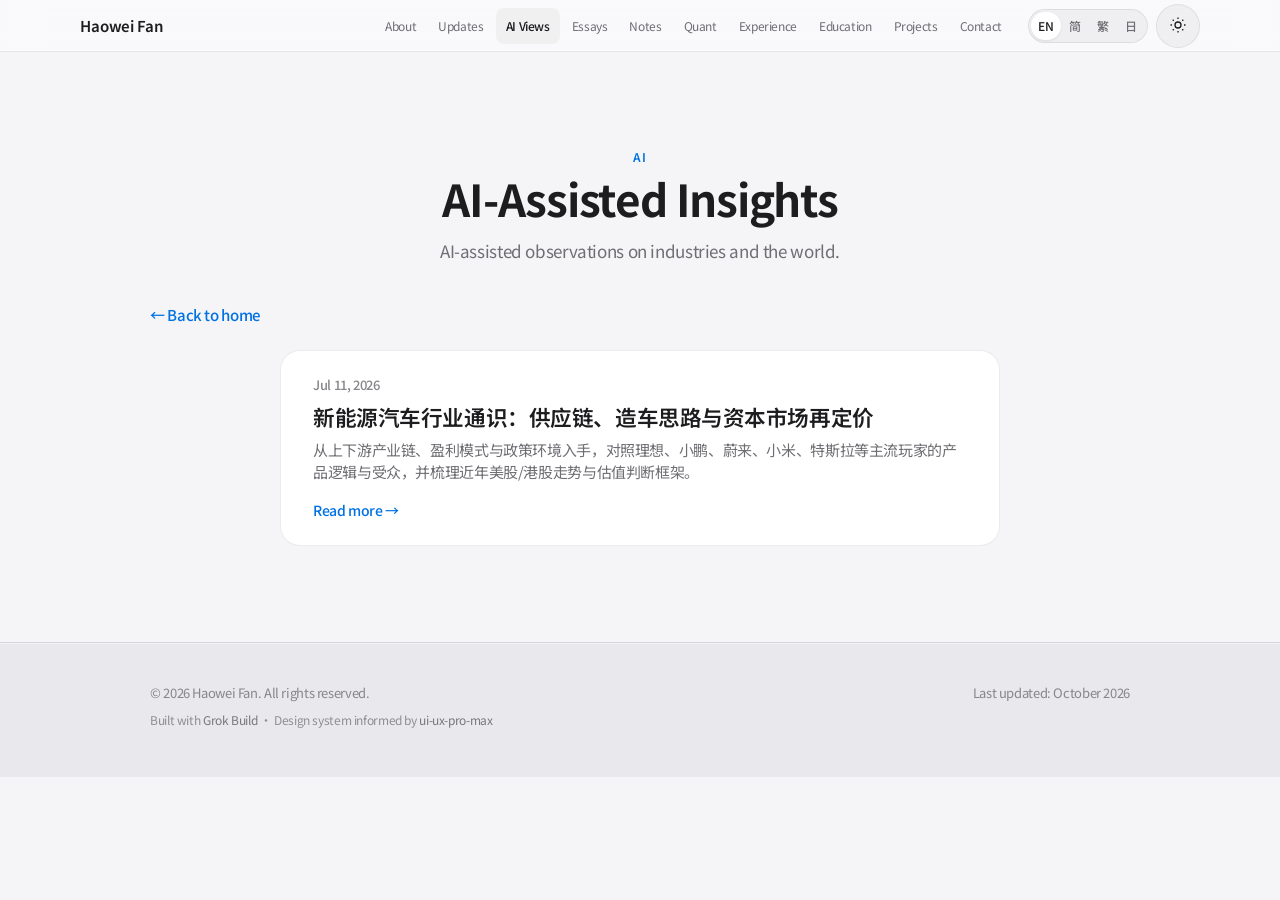
<file: ai-views.html>
<!DOCTYPE html>
<html lang="en">
<head>
  <meta charset="UTF-8" />
  <meta name="viewport" content="width=device-width, initial-scale=1.0" />
  <meta name="description" content="AI-assisted insights by Haowei Fan." />
  <meta name="author" content="Haowei Fan" />
  <meta name="theme-color" content="#f5f5f7" media="(prefers-color-scheme: light)" />
  <meta name="theme-color" content="#07090f" media="(prefers-color-scheme: dark)" />
  <title>AI Views · Haowei Fan</title>
  <link rel="preconnect" href="https://fonts.googleapis.com" />
  <link rel="preconnect" href="https://fonts.gstatic.com" crossorigin />
  <link href="https://fonts.googleapis.com/css2?family=Noto+Sans+SC:wght@400;500;600;700&display=swap" rel="stylesheet" />
  <link rel="stylesheet" href="css/styles.css" />
</head>
<body data-i18n-document-title="documentTitleAiViews">
  <a class="skip-link" href="#main" data-i18n="skip">Skip to content</a>

  <header class="site-header" id="top">
    <nav class="nav" aria-label="Primary">
      <a class="nav-brand" href="index.html">
        <span class="nav-brand-en" data-i18n="brand">Haowei Fan</span>
        <span class="nav-brand-zh" data-i18n="brandZh" hidden>樊浩玮</span>
      </a>

      <button class="nav-toggle" id="navToggle" type="button" aria-expanded="false" aria-controls="navMenu" data-i18n-aria="menuToggle">
        <span class="nav-toggle-bar"></span>
        <span class="nav-toggle-bar"></span>
      </button>

      <div class="nav-menu" id="navMenu">
        <ul class="nav-links">
          <li><a href="index.html#about" data-i18n="nav.about">About</a></li>
          <li><a href="updates.html" data-i18n="nav.updates">Updates</a></li>
          <li><a href="ai-views.html" class="is-active" data-i18n="nav.aiViews" data-nav-collection="ai_views">AI Views</a></li>
          <li><a href="writing.html" data-i18n="nav.writing" data-nav-collection="writing">Essays</a></li>
          <li><a href="notes.html" data-i18n="nav.notes" data-nav-collection="notes">Notes</a></li>
          <li><a href="quant.html" data-i18n="nav.quant" data-nav-collection="quant">Quant</a></li>
          <li><a href="index.html#experience" data-i18n="nav.experience">Experience</a></li>
          <li><a href="index.html#education" data-i18n="nav.education">Education</a></li>
          <li><a href="index.html#projects" data-i18n="nav.projects">Projects</a></li>
          <li><a href="index.html#contact" data-i18n="nav.contact">Contact</a></li>
        </ul>
        <div class="nav-actions">
          <div class="lang-switch" role="group" aria-label="Language">
            <button type="button" class="lang-btn" data-lang="en" aria-pressed="true">EN</button>
            <button type="button" class="lang-btn" data-lang="zh" aria-pressed="false">简</button>
            <button type="button" class="lang-btn" data-lang="zh-Hant" aria-pressed="false">繁</button>
            <button type="button" class="lang-btn" data-lang="ja" aria-pressed="false">日</button>
          </div>
          <button type="button" class="theme-toggle" id="themeToggle" data-i18n-aria="themeToggle" aria-label="Toggle theme">
            <span class="theme-icon theme-icon-sun" aria-hidden="true">
              <svg width="18" height="18" viewBox="0 0 24 24" fill="none" stroke="currentColor" stroke-width="1.75"><circle cx="12" cy="12" r="4"/><path d="M12 2v2M12 20v2M4.93 4.93l1.41 1.41M17.66 17.66l1.41 1.41M2 12h2M20 12h2M4.93 19.07l1.41-1.41M17.66 6.34l1.41-1.41"/></svg>
            </span>
            <span class="theme-icon theme-icon-moon" aria-hidden="true">
              <svg width="18" height="18" viewBox="0 0 24 24" fill="none" stroke="currentColor" stroke-width="1.75"><path d="M21 14.5A8.5 8.5 0 1 1 9.5 3a7 7 0 0 0 11.5 11.5z"/></svg>
            </span>
          </button>
        </div>
      </div>
    </nav>
  </header>

  <main id="main">
    <section class="section writing-page" aria-labelledby="ai-views-list-title">
      <div class="container">
        <header class="section-header reveal">
          <p class="section-label" data-i18n="aiViews.label">AI</p>
          <h1 class="section-title" id="ai-views-list-title" data-i18n="aiViews.title">AI-Assisted Insights</h1>
          <p class="section-desc" data-i18n="aiViews.desc">
            AI-assisted observations on industries and the world — newest first.
          </p>
        </header>

        <p class="writing-back reveal">
          <a href="index.html" data-i18n="aiViews.backHome">← Back to home</a>
        </p>

        <div class="writing-list" id="aiViewsFullList" aria-live="polite">
          <p class="writing-empty" data-i18n="aiViews.loading">Loading…</p>
        </div>
      </div>
    </section>
  </main>

  <footer class="site-footer">
    <div class="container footer-inner">
      <div class="footer-brand">
        <p data-i18n="footer.copy">© 2026 Haowei Fan. All rights reserved.</p>
        <p class="footer-credit" data-i18n-html="footer.credit">Built with <a href="https://x.ai/grok" target="_blank" rel="noopener noreferrer">Grok Build</a> · Design system informed by <a href="https://github.com/nextlevelbuilder/ui-ux-pro-max-skill" target="_blank" rel="noopener noreferrer">ui-ux-pro-max</a></p>
      </div>
      <div class="footer-meta">
        <p data-i18n="footer.updated">Last updated: October 2026</p>
        <p class="footer-visits" hidden>
          <span data-i18n="footer.visitsBefore">Visits</span>
          <span data-visit-count></span>
          <span data-i18n="footer.visitsAfter"></span>
        </p>
      </div>
    </div>
  </footer>

  <script src="js/i18n.js"></script>
  <script src="js/main.js"></script>
  <script src="js/counter.js"></script>
  <script src="js/writing.js"></script>
</body>
</html>
</file>
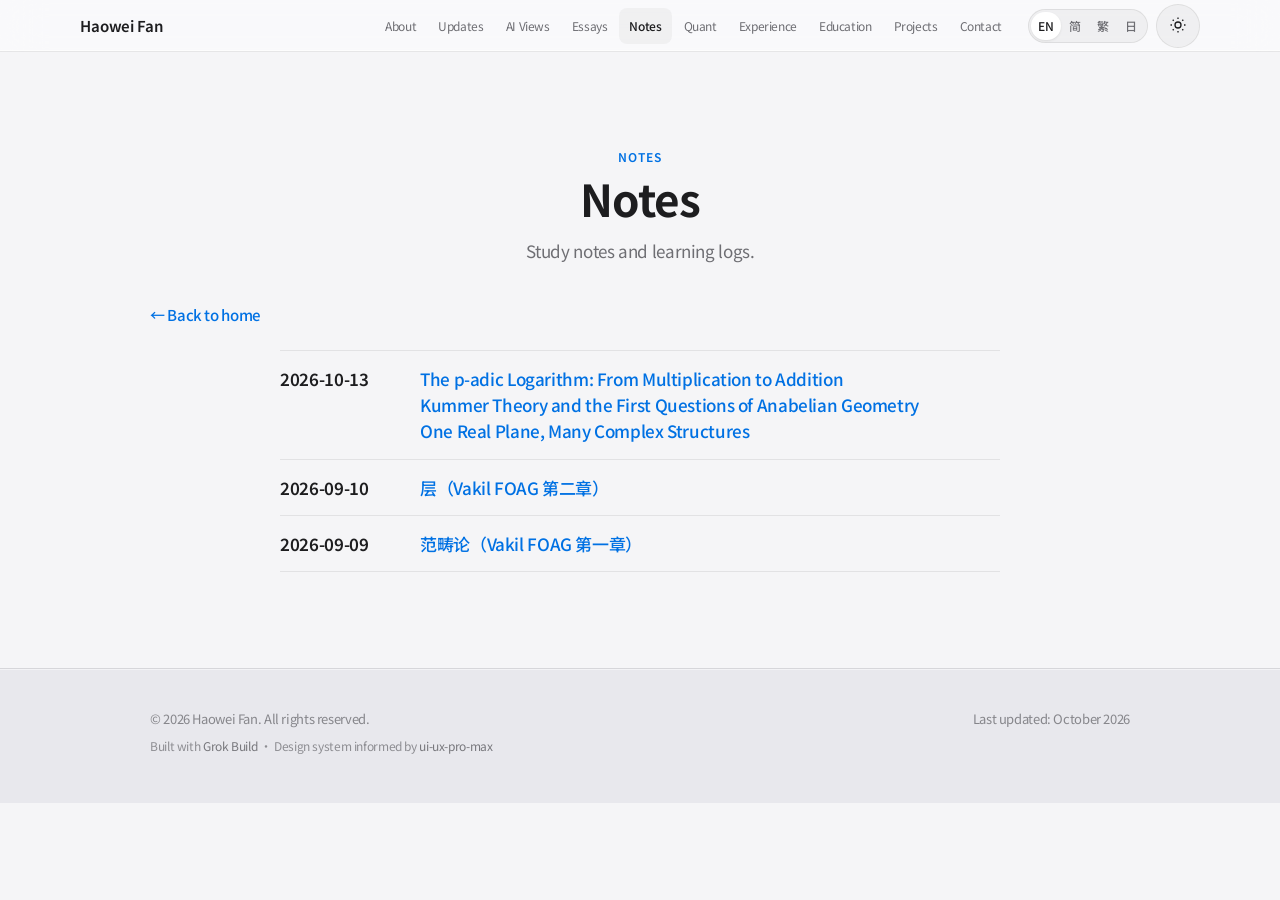
<file: notes.html>
<!DOCTYPE html>
<html lang="en">
<head>
  <meta charset="UTF-8" />
  <meta name="viewport" content="width=device-width, initial-scale=1.0" />
  <meta name="description" content="Study notes by Haowei Fan." />
  <meta name="author" content="Haowei Fan" />
  <meta name="theme-color" content="#f5f5f7" media="(prefers-color-scheme: light)" />
  <meta name="theme-color" content="#07090f" media="(prefers-color-scheme: dark)" />
  <title>Notes · Haowei Fan</title>
  <link rel="preconnect" href="https://fonts.googleapis.com" />
  <link rel="preconnect" href="https://fonts.gstatic.com" crossorigin />
  <link href="https://fonts.googleapis.com/css2?family=Noto+Sans+SC:wght@400;500;600;700&display=swap" rel="stylesheet" />
  <link rel="stylesheet" href="css/styles.css" />
</head>
<body data-i18n-document-title="documentTitleNotes">
  <a class="skip-link" href="#main" data-i18n="skip">Skip to content</a>

  <header class="site-header" id="top">
    <nav class="nav" aria-label="Primary">
      <a class="nav-brand" href="index.html">
        <span class="nav-brand-en" data-i18n="brand">Haowei Fan</span>
        <span class="nav-brand-zh" data-i18n="brandZh" hidden>樊浩玮</span>
      </a>

      <button class="nav-toggle" id="navToggle" type="button" aria-expanded="false" aria-controls="navMenu" data-i18n-aria="menuToggle">
        <span class="nav-toggle-bar"></span>
        <span class="nav-toggle-bar"></span>
      </button>

      <div class="nav-menu" id="navMenu">
        <ul class="nav-links">
          <li><a href="index.html#about" data-i18n="nav.about">About</a></li>
          <li><a href="updates.html" data-i18n="nav.updates">Updates</a></li>
          <li><a href="ai-views.html" data-i18n="nav.aiViews" data-nav-collection="ai_views">AI Views</a></li>
          <li><a href="writing.html" data-i18n="nav.writing" data-nav-collection="writing">Essays</a></li>
          <li><a href="notes.html" class="is-active" data-i18n="nav.notes" data-nav-collection="notes">Notes</a></li>
          <li><a href="quant.html" data-i18n="nav.quant" data-nav-collection="quant">Quant</a></li>
          <li><a href="index.html#experience" data-i18n="nav.experience">Experience</a></li>
          <li><a href="index.html#education" data-i18n="nav.education">Education</a></li>
          <li><a href="index.html#projects" data-i18n="nav.projects">Projects</a></li>
          <li><a href="index.html#contact" data-i18n="nav.contact">Contact</a></li>
        </ul>
        <div class="nav-actions">
          <div class="lang-switch" role="group" aria-label="Language">
            <button type="button" class="lang-btn" data-lang="en" aria-pressed="true">EN</button>
            <button type="button" class="lang-btn" data-lang="zh" aria-pressed="false">简</button>
            <button type="button" class="lang-btn" data-lang="zh-Hant" aria-pressed="false">繁</button>
            <button type="button" class="lang-btn" data-lang="ja" aria-pressed="false">日</button>
          </div>
          <button type="button" class="theme-toggle" id="themeToggle" data-i18n-aria="themeToggle" aria-label="Toggle theme">
            <span class="theme-icon theme-icon-sun" aria-hidden="true">
              <svg width="18" height="18" viewBox="0 0 24 24" fill="none" stroke="currentColor" stroke-width="1.75"><circle cx="12" cy="12" r="4"/><path d="M12 2v2M12 20v2M4.93 4.93l1.41 1.41M17.66 17.66l1.41 1.41M2 12h2M20 12h2M4.93 19.07l1.41-1.41M17.66 6.34l1.41-1.41"/></svg>
            </span>
            <span class="theme-icon theme-icon-moon" aria-hidden="true">
              <svg width="18" height="18" viewBox="0 0 24 24" fill="none" stroke="currentColor" stroke-width="1.75"><path d="M21 14.5A8.5 8.5 0 1 1 9.5 3a7 7 0 0 0 11.5 11.5z"/></svg>
            </span>
          </button>
        </div>
      </div>
    </nav>
  </header>

  <main id="main">
    <section class="section writing-page" aria-labelledby="notes-list-title">
      <div class="container">
        <header class="section-header reveal">
          <p class="section-label" data-i18n="notes.label">Notes</p>
          <h1 class="section-title" id="notes-list-title" data-i18n="notes.title">Notes</h1>
          <p class="section-desc" data-i18n="notes.desc">
            Study notes and learning logs — newest first.
          </p>
        </header>

        <p class="writing-back reveal">
          <a href="index.html" data-i18n="notes.backHome">← Back to home</a>
        </p>

        <ul class="news-list reveal" id="notesFullList" aria-live="polite">
          <li class="news-empty" data-i18n="notes.loading">Loading…</li>
        </ul>
      </div>
    </section>
  </main>

  <footer class="site-footer">
    <div class="container footer-inner">
      <div class="footer-brand">
        <p data-i18n="footer.copy">© 2026 Haowei Fan. All rights reserved.</p>
        <p class="footer-credit" data-i18n-html="footer.credit">Built with <a href="https://x.ai/grok" target="_blank" rel="noopener noreferrer">Grok Build</a> · Design system informed by <a href="https://github.com/nextlevelbuilder/ui-ux-pro-max-skill" target="_blank" rel="noopener noreferrer">ui-ux-pro-max</a></p>
      </div>
      <div class="footer-meta">
        <p data-i18n="footer.updated">Last updated: October 2026</p>
        <p class="footer-visits" hidden>
          <span data-i18n="footer.visitsBefore">Visits</span>
          <span data-visit-count></span>
          <span data-i18n="footer.visitsAfter"></span>
        </p>
      </div>
    </div>
  </footer>

  <script src="js/i18n.js"></script>
  <script src="js/main.js"></script>
  <script src="js/counter.js"></script>
  <script src="js/writing.js"></script>
</body>
</html>
</file>
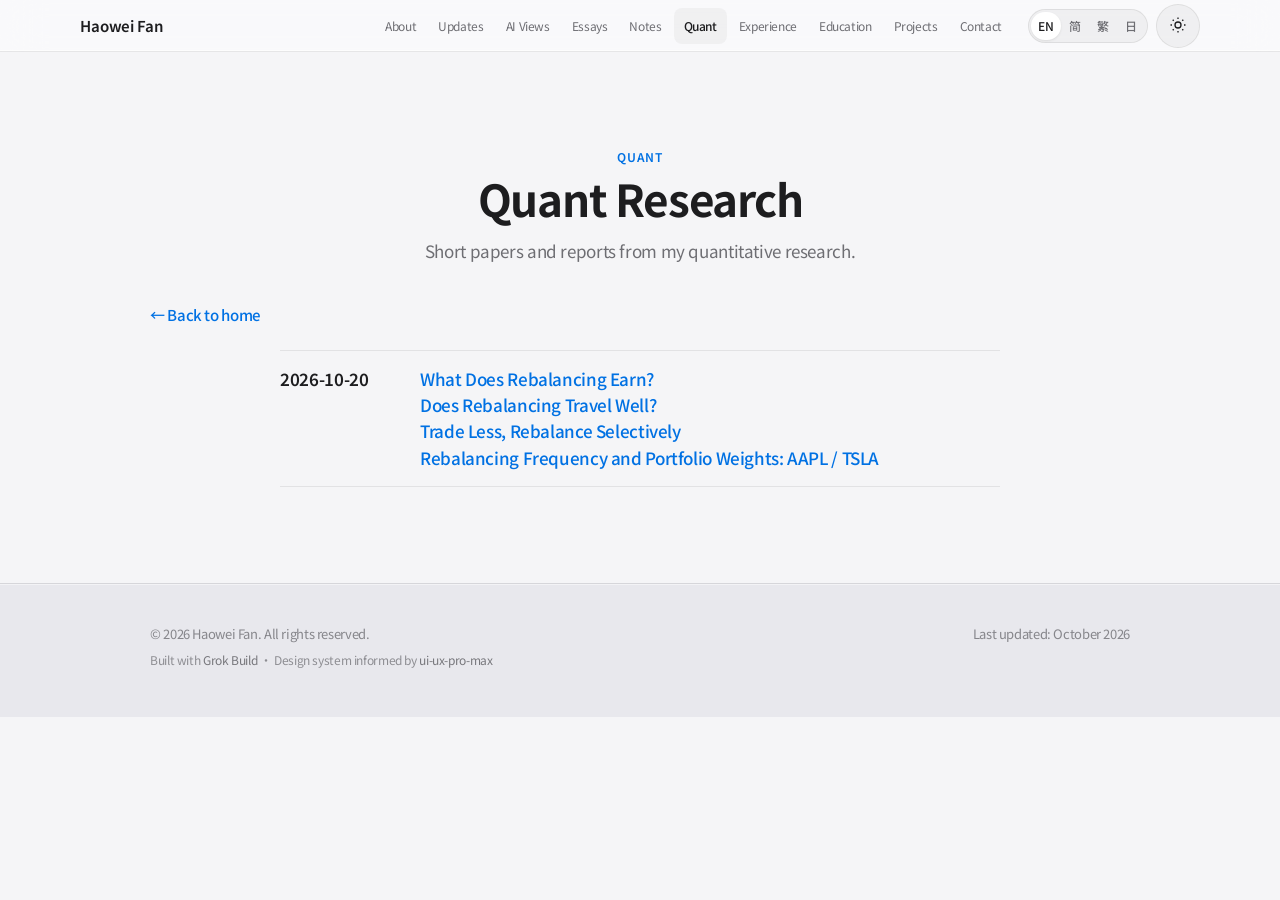
<file: quant.html>
<!DOCTYPE html>
<html lang="en">
<head>
  <meta charset="UTF-8" />
  <meta name="viewport" content="width=device-width, initial-scale=1.0" />
  <meta name="description" content="Quantitative research notes and reports by Haowei Fan." />
  <meta name="author" content="Haowei Fan" />
  <meta name="theme-color" content="#f5f5f7" media="(prefers-color-scheme: light)" />
  <meta name="theme-color" content="#07090f" media="(prefers-color-scheme: dark)" />
  <title>Quant Research · Haowei Fan</title>
  <link rel="preconnect" href="https://fonts.googleapis.com" />
  <link rel="preconnect" href="https://fonts.gstatic.com" crossorigin />
  <link href="https://fonts.googleapis.com/css2?family=Noto+Sans+SC:wght@400;500;600;700&display=swap" rel="stylesheet" />
  <link rel="stylesheet" href="css/styles.css" />
</head>
<body data-i18n-document-title="documentTitleQuant">
  <a class="skip-link" href="#main" data-i18n="skip">Skip to content</a>

  <header class="site-header" id="top">
    <nav class="nav" aria-label="Primary">
      <a class="nav-brand" href="index.html">
        <span class="nav-brand-en" data-i18n="brand">Haowei Fan</span>
        <span class="nav-brand-zh" data-i18n="brandZh" hidden>樊浩玮</span>
      </a>

      <button class="nav-toggle" id="navToggle" type="button" aria-expanded="false" aria-controls="navMenu" data-i18n-aria="menuToggle">
        <span class="nav-toggle-bar"></span>
        <span class="nav-toggle-bar"></span>
      </button>

      <div class="nav-menu" id="navMenu">
        <ul class="nav-links">
          <li><a href="index.html#about" data-i18n="nav.about">About</a></li>
          <li><a href="updates.html" data-i18n="nav.updates">Updates</a></li>
          <li><a href="ai-views.html" data-i18n="nav.aiViews" data-nav-collection="ai_views">AI Views</a></li>
          <li><a href="writing.html" data-i18n="nav.writing" data-nav-collection="writing">Essays</a></li>
          <li><a href="notes.html" data-i18n="nav.notes" data-nav-collection="notes">Notes</a></li>
          <li><a href="quant.html" class="is-active" data-i18n="nav.quant" data-nav-collection="quant">Quant</a></li>
          <li><a href="index.html#experience" data-i18n="nav.experience">Experience</a></li>
          <li><a href="index.html#education" data-i18n="nav.education">Education</a></li>
          <li><a href="index.html#projects" data-i18n="nav.projects">Projects</a></li>
          <li><a href="index.html#contact" data-i18n="nav.contact">Contact</a></li>
        </ul>
        <div class="nav-actions">
          <div class="lang-switch" role="group" aria-label="Language">
            <button type="button" class="lang-btn" data-lang="en" aria-pressed="true">EN</button>
            <button type="button" class="lang-btn" data-lang="zh" aria-pressed="false">简</button>
            <button type="button" class="lang-btn" data-lang="zh-Hant" aria-pressed="false">繁</button>
            <button type="button" class="lang-btn" data-lang="ja" aria-pressed="false">日</button>
          </div>
          <button type="button" class="theme-toggle" id="themeToggle" data-i18n-aria="themeToggle" aria-label="Toggle theme">
            <span class="theme-icon theme-icon-sun" aria-hidden="true">
              <svg width="18" height="18" viewBox="0 0 24 24" fill="none" stroke="currentColor" stroke-width="1.75"><circle cx="12" cy="12" r="4"/><path d="M12 2v2M12 20v2M4.93 4.93l1.41 1.41M17.66 17.66l1.41 1.41M2 12h2M20 12h2M4.93 19.07l1.41-1.41M17.66 6.34l1.41-1.41"/></svg>
            </span>
            <span class="theme-icon theme-icon-moon" aria-hidden="true">
              <svg width="18" height="18" viewBox="0 0 24 24" fill="none" stroke="currentColor" stroke-width="1.75"><path d="M21 14.5A8.5 8.5 0 1 1 9.5 3a7 7 0 0 0 11.5 11.5z"/></svg>
            </span>
          </button>
        </div>
      </div>
    </nav>
  </header>

  <main id="main">
    <section class="section writing-page" aria-labelledby="quant-list-title">
      <div class="container">
        <header class="section-header reveal">
          <p class="section-label" data-i18n="quant.label">Quant</p>
          <h1 class="section-title" id="quant-list-title" data-i18n="quant.title">Quant Research</h1>
          <p class="section-desc" data-i18n="quant.desc">
            Short papers and reports from my quantitative research.
          </p>
        </header>

        <p class="writing-back reveal">
          <a href="index.html" data-i18n="quant.backHome">← Back to home</a>
        </p>

        <ul class="news-list reveal" id="quantFullList" aria-live="polite">
          <li class="news-empty" data-i18n="quant.loading">Loading…</li>
        </ul>
      </div>
    </section>
  </main>

  <footer class="site-footer">
    <div class="container footer-inner">
      <div class="footer-brand">
        <p data-i18n="footer.copy">© 2026 Haowei Fan. All rights reserved.</p>
        <p class="footer-credit" data-i18n-html="footer.credit">Built with <a href="https://x.ai/grok" target="_blank" rel="noopener noreferrer">Grok Build</a> · Design system informed by <a href="https://github.com/nextlevelbuilder/ui-ux-pro-max-skill" target="_blank" rel="noopener noreferrer">ui-ux-pro-max</a></p>
      </div>
      <div class="footer-meta">
        <p data-i18n="footer.updated">Last updated: October 2026</p>
        <p class="footer-visits" hidden>
          <span data-i18n="footer.visitsBefore">Visits</span>
          <span data-visit-count></span>
          <span data-i18n="footer.visitsAfter"></span>
        </p>
      </div>
    </div>
  </footer>

  <script src="js/i18n.js"></script>
  <script src="js/main.js"></script>
  <script src="js/counter.js"></script>
  <script src="js/writing.js"></script>
</body>
</html>
</file>
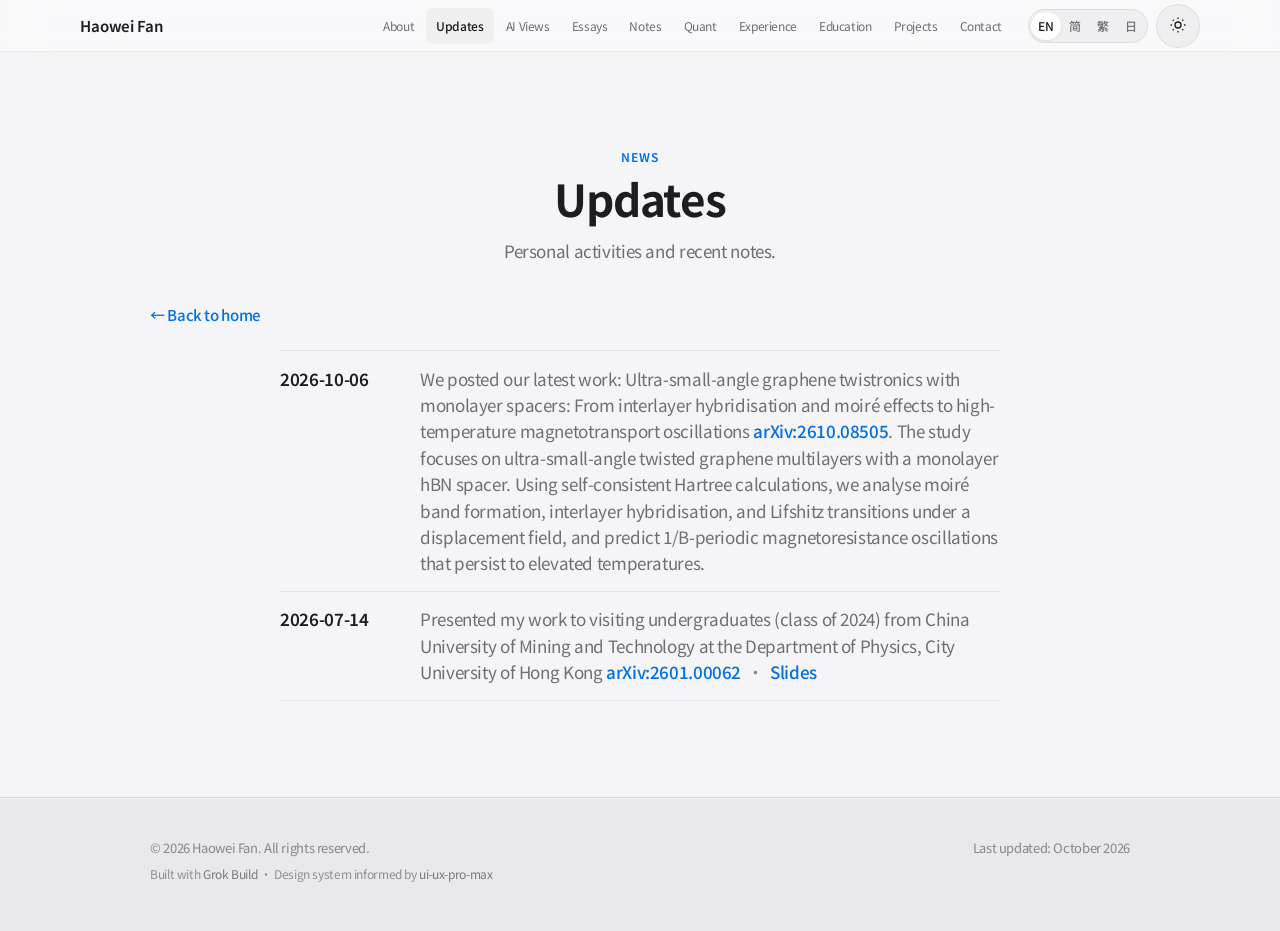
<file: updates.html>
<!DOCTYPE html>
<html lang="en">
<head>
  <meta charset="UTF-8" />
  <meta name="viewport" content="width=device-width, initial-scale=1.0" />
  <meta name="description" content="Updates by Haowei Fan." />
  <meta name="author" content="Haowei Fan" />
  <meta name="theme-color" content="#f5f5f7" media="(prefers-color-scheme: light)" />
  <meta name="theme-color" content="#07090f" media="(prefers-color-scheme: dark)" />
  <title>Updates · Haowei Fan</title>
  <link rel="preconnect" href="https://fonts.googleapis.com" />
  <link rel="preconnect" href="https://fonts.gstatic.com" crossorigin />
  <link href="https://fonts.googleapis.com/css2?family=Noto+Sans+SC:wght@400;500;600;700&display=swap" rel="stylesheet" />
  <link rel="stylesheet" href="css/styles.css" />
</head>
<body data-i18n-document-title="documentTitleUpdates">
  <a class="skip-link" href="#main" data-i18n="skip">Skip to content</a>

  <header class="site-header" id="top">
    <nav class="nav" aria-label="Primary">
      <a class="nav-brand" href="index.html">
        <span class="nav-brand-en" data-i18n="brand">Haowei Fan</span>
        <span class="nav-brand-zh" data-i18n="brandZh" hidden>樊浩玮</span>
      </a>

      <button class="nav-toggle" id="navToggle" type="button" aria-expanded="false" aria-controls="navMenu" data-i18n-aria="menuToggle">
        <span class="nav-toggle-bar"></span>
        <span class="nav-toggle-bar"></span>
      </button>

      <div class="nav-menu" id="navMenu">
        <ul class="nav-links">
          <li><a href="index.html#about" data-i18n="nav.about">About</a></li>
          <li><a href="updates.html" class="is-active" data-i18n="nav.updates">Updates</a></li>
          <li><a href="ai-views.html" data-i18n="nav.aiViews" data-nav-collection="ai_views">AI Views</a></li>
          <li><a href="writing.html" data-i18n="nav.writing" data-nav-collection="writing">Essays</a></li>
          <li><a href="notes.html" data-i18n="nav.notes" data-nav-collection="notes">Notes</a></li>
          <li><a href="quant.html" data-i18n="nav.quant" data-nav-collection="quant">Quant</a></li>
          <li><a href="index.html#experience" data-i18n="nav.experience">Experience</a></li>
          <li><a href="index.html#education" data-i18n="nav.education">Education</a></li>
          <li><a href="index.html#projects" data-i18n="nav.projects">Projects</a></li>
          <li><a href="index.html#contact" data-i18n="nav.contact">Contact</a></li>
        </ul>
        <div class="nav-actions">
          <div class="lang-switch" role="group" aria-label="Language">
            <button type="button" class="lang-btn" data-lang="en" aria-pressed="true">EN</button>
            <button type="button" class="lang-btn" data-lang="zh" aria-pressed="false">简</button>
            <button type="button" class="lang-btn" data-lang="zh-Hant" aria-pressed="false">繁</button>
            <button type="button" class="lang-btn" data-lang="ja" aria-pressed="false">日</button>
          </div>
          <button type="button" class="theme-toggle" id="themeToggle" data-i18n-aria="themeToggle" aria-label="Toggle theme">
            <span class="theme-icon theme-icon-sun" aria-hidden="true">
              <svg width="18" height="18" viewBox="0 0 24 24" fill="none" stroke="currentColor" stroke-width="1.75"><circle cx="12" cy="12" r="4"/><path d="M12 2v2M12 20v2M4.93 4.93l1.41 1.41M17.66 17.66l1.41 1.41M2 12h2M20 12h2M4.93 19.07l1.41-1.41M17.66 6.34l1.41-1.41"/></svg>
            </span>
            <span class="theme-icon theme-icon-moon" aria-hidden="true">
              <svg width="18" height="18" viewBox="0 0 24 24" fill="none" stroke="currentColor" stroke-width="1.75"><path d="M21 14.5A8.5 8.5 0 1 1 9.5 3a7 7 0 0 0 11.5 11.5z"/></svg>
            </span>
          </button>
        </div>
      </div>
    </nav>
  </header>

  <main id="main">
    <section class="section writing-page" aria-labelledby="updates-list-title">
      <div class="container">
        <header class="section-header reveal">
          <p class="section-label" data-i18n="updates.label">Updates</p>
          <h1 class="section-title" id="updates-list-title" data-i18n="updates.title">Updates</h1>
          <p class="section-desc" data-i18n="updates.desc">
            个人活动与近况
          </p>
        </header>

        <p class="writing-back reveal">
          <a href="index.html#updates" data-i18n="updates.backHome">← Back to home</a>
        </p>

        <ul class="news-list reveal" id="updatesFullList" aria-live="polite">
          <li class="news-empty" data-i18n="updates.loading">Loading…</li>
        </ul>
      </div>
    </section>
  </main>

  <footer class="site-footer">
    <div class="container footer-inner">
      <div class="footer-brand">
        <p data-i18n="footer.copy">© 2026 Haowei Fan. All rights reserved.</p>
        <p class="footer-credit" data-i18n-html="footer.credit">Built with <a href="https://x.ai/grok" target="_blank" rel="noopener noreferrer">Grok Build</a> · Design system informed by <a href="https://github.com/nextlevelbuilder/ui-ux-pro-max-skill" target="_blank" rel="noopener noreferrer">ui-ux-pro-max</a></p>
      </div>
      <div class="footer-meta">
        <p data-i18n="footer.updated">Last updated: October 2026</p>
        <p class="footer-visits" hidden>
          <span data-i18n="footer.visitsBefore">Visits</span>
          <span data-visit-count></span>
          <span data-i18n="footer.visitsAfter"></span>
        </p>
      </div>
    </div>
  </footer>

  <script src="js/i18n.js"></script>
  <script src="js/main.js"></script>
  <script src="js/counter.js"></script>
  <script src="js/updates.js"></script>
</body>
</html>
</file>
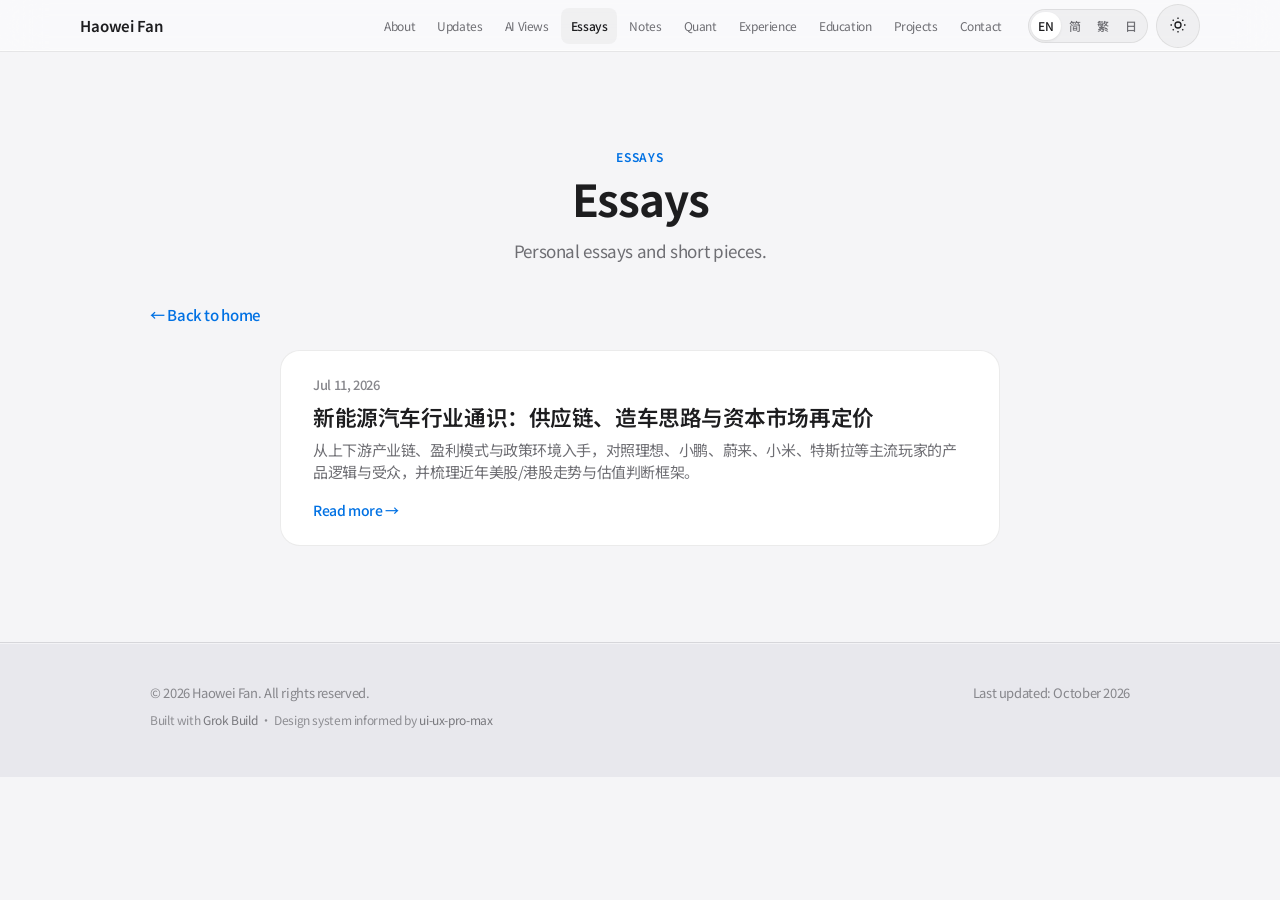
<file: writing.html>
<!DOCTYPE html>
<html lang="en">
<head>
  <meta charset="UTF-8" />
  <meta name="viewport" content="width=device-width, initial-scale=1.0" />
  <meta name="description" content="Personal essays by Haowei Fan." />
  <meta name="author" content="Haowei Fan" />
  <meta name="theme-color" content="#f5f5f7" media="(prefers-color-scheme: light)" />
  <meta name="theme-color" content="#07090f" media="(prefers-color-scheme: dark)" />
  <title>Essays · Haowei Fan</title>
  <link rel="preconnect" href="https://fonts.googleapis.com" />
  <link rel="preconnect" href="https://fonts.gstatic.com" crossorigin />
  <link href="https://fonts.googleapis.com/css2?family=Noto+Sans+SC:wght@400;500;600;700&display=swap" rel="stylesheet" />
  <link rel="stylesheet" href="css/styles.css" />
</head>
<body data-i18n-document-title="documentTitleWriting">
  <a class="skip-link" href="#main" data-i18n="skip">Skip to content</a>

  <header class="site-header" id="top">
    <nav class="nav" aria-label="Primary">
      <a class="nav-brand" href="index.html">
        <span class="nav-brand-en" data-i18n="brand">Haowei Fan</span>
        <span class="nav-brand-zh" data-i18n="brandZh" hidden>樊浩玮</span>
      </a>

      <button class="nav-toggle" id="navToggle" type="button" aria-expanded="false" aria-controls="navMenu" data-i18n-aria="menuToggle">
        <span class="nav-toggle-bar"></span>
        <span class="nav-toggle-bar"></span>
      </button>

      <div class="nav-menu" id="navMenu">
        <ul class="nav-links">
          <li><a href="index.html#about" data-i18n="nav.about">About</a></li>
          <li><a href="updates.html" data-i18n="nav.updates">Updates</a></li>
          <li><a href="ai-views.html" data-i18n="nav.aiViews" data-nav-collection="ai_views">AI Views</a></li>
          <li><a href="writing.html" class="is-active" data-i18n="nav.writing" data-nav-collection="writing">Essays</a></li>
          <li><a href="notes.html" data-i18n="nav.notes" data-nav-collection="notes">Notes</a></li>
          <li><a href="quant.html" data-i18n="nav.quant" data-nav-collection="quant">Quant</a></li>
          <li><a href="index.html#experience" data-i18n="nav.experience">Experience</a></li>
          <li><a href="index.html#education" data-i18n="nav.education">Education</a></li>
          <li><a href="index.html#projects" data-i18n="nav.projects">Projects</a></li>
          <li><a href="index.html#contact" data-i18n="nav.contact">Contact</a></li>
        </ul>
        <div class="nav-actions">
          <div class="lang-switch" role="group" aria-label="Language">
            <button type="button" class="lang-btn" data-lang="en" aria-pressed="true">EN</button>
            <button type="button" class="lang-btn" data-lang="zh" aria-pressed="false">简</button>
            <button type="button" class="lang-btn" data-lang="zh-Hant" aria-pressed="false">繁</button>
            <button type="button" class="lang-btn" data-lang="ja" aria-pressed="false">日</button>
          </div>
          <button type="button" class="theme-toggle" id="themeToggle" data-i18n-aria="themeToggle" aria-label="Toggle theme">
            <span class="theme-icon theme-icon-sun" aria-hidden="true">
              <svg width="18" height="18" viewBox="0 0 24 24" fill="none" stroke="currentColor" stroke-width="1.75"><circle cx="12" cy="12" r="4"/><path d="M12 2v2M12 20v2M4.93 4.93l1.41 1.41M17.66 17.66l1.41 1.41M2 12h2M20 12h2M4.93 19.07l1.41-1.41M17.66 6.34l1.41-1.41"/></svg>
            </span>
            <span class="theme-icon theme-icon-moon" aria-hidden="true">
              <svg width="18" height="18" viewBox="0 0 24 24" fill="none" stroke="currentColor" stroke-width="1.75"><path d="M21 14.5A8.5 8.5 0 1 1 9.5 3a7 7 0 0 0 11.5 11.5z"/></svg>
            </span>
          </button>
        </div>
      </div>
    </nav>
  </header>

  <main id="main">
    <section class="section writing-page" aria-labelledby="writing-list-title">
      <div class="container">
        <header class="section-header reveal">
          <p class="section-label" data-i18n="writing.label">Essays</p>
          <h1 class="section-title" id="writing-list-title" data-i18n="writing.title">Essays</h1>
          <p class="section-desc" data-i18n="writing.desc">
            Personal essays and short pieces — newest first.
          </p>
        </header>

        <p class="writing-back reveal">
          <a href="index.html" data-i18n="writing.backHome">← Back to home</a>
        </p>

        <div class="writing-list" id="writingFullList" aria-live="polite">
          <p class="writing-empty" data-i18n="writing.loading">Loading…</p>
        </div>
      </div>
    </section>
  </main>

  <footer class="site-footer">
    <div class="container footer-inner">
      <div class="footer-brand">
        <p data-i18n="footer.copy">© 2026 Haowei Fan. All rights reserved.</p>
        <p class="footer-credit" data-i18n-html="footer.credit">Built with <a href="https://x.ai/grok" target="_blank" rel="noopener noreferrer">Grok Build</a> · Design system informed by <a href="https://github.com/nextlevelbuilder/ui-ux-pro-max-skill" target="_blank" rel="noopener noreferrer">ui-ux-pro-max</a></p>
      </div>
      <div class="footer-meta">
        <p data-i18n="footer.updated">Last updated: October 2026</p>
        <p class="footer-visits" hidden>
          <span data-i18n="footer.visitsBefore">Visits</span>
          <span data-visit-count></span>
          <span data-i18n="footer.visitsAfter"></span>
        </p>
      </div>
    </div>
  </footer>

  <script src="js/i18n.js"></script>
  <script src="js/main.js"></script>
  <script src="js/counter.js"></script>
  <script src="js/writing.js"></script>
</body>
</html>
</file>
<file: css/styles.css>
/* ==========================================================================
   Haowei Fan — Personal Homepage
   Apple Spatial / Liquid Glass × ui-ux-pro-max (portfolio, spacious minimal)
   ========================================================================== */

:root {
  /* Semantic tokens (design-system/MASTER.md) */
  --color-primary: #1d1d1f;
  --color-on-primary: #ffffff;
  --color-secondary: #6e6e73;
  --color-accent: #0071e3;
  --color-accent-hover: #0077ed;
  --color-background: #f5f5f7;
  --color-foreground: #1d1d1f;
  --color-muted: #e8e8ed;
  --color-border: rgba(0, 0, 0, 0.08);
  --color-destructive: #ff3b30;
  --color-elevated: #ffffff;
  --color-chip: rgba(0, 0, 0, 0.04);
  --color-accent-soft: rgba(0, 113, 227, 0.1);
  --color-header: rgba(251, 251, 253, 0.72);
  --color-glass: rgba(255, 255, 255, 0.55);
  --color-glass-border: rgba(255, 255, 255, 0.45);

  /* Legacy aliases used in markup */
  --bg: var(--color-background);
  --bg-elevated: var(--color-elevated);
  --bg-alt: var(--color-muted);
  --text: var(--color-foreground);
  --text-secondary: var(--color-secondary);
  --text-tertiary: #86868b;
  --border: var(--color-border);
  --accent: var(--color-accent);
  --accent-hover: var(--color-accent-hover);
  --accent-soft: var(--color-accent-soft);
  --header-bg: var(--color-header);
  --chip-bg: var(--color-chip);
  --focus-ring: 0 0 0 4px rgba(0, 113, 227, 0.28);

  /* Elevation scale (dimensional layering) */
  --elevation-1: 0 1px 2px rgba(0, 0, 0, 0.04), 0 1px 3px rgba(0, 0, 0, 0.06);
  --elevation-2: 0 2px 8px rgba(0, 0, 0, 0.06), 0 4px 16px rgba(0, 0, 0, 0.04);
  --elevation-3: 0 8px 24px rgba(0, 0, 0, 0.08), 0 2px 8px rgba(0, 0, 0, 0.04);
  --elevation-4: 0 16px 48px rgba(0, 0, 0, 0.12), 0 4px 12px rgba(0, 0, 0, 0.06);
  --shadow: var(--elevation-2);
  --shadow-hover: var(--elevation-4);

  /* Glass */
  --glass-blur: 20px;
  --glass-saturate: 180%;

  /* Type + layout
     Noto Sans SC is the CJK face on Goldman Sachs greater-china pages.
     Keep it (and local CJK faces) ahead of Segoe UI so Windows does not
     font-link missing CJK glyphs to SimSun. Google Fonts serves Noto with
     a CJK unicode-range, so Latin still falls through to the system UI. */
  --font: "Noto Sans SC", "PingFang SC", "Hiragino Sans GB",
    "Microsoft YaHei UI", "Microsoft YaHei", "Microsoft JhengHei UI",
    "Microsoft JhengHei", "Hiragino Sans", "Yu Gothic UI", "Meiryo",
    -apple-system, BlinkMacSystemFont, "SF Pro Text", "SF Pro Display",
    "Segoe UI", "Helvetica Neue", Helvetica, Arial, sans-serif;
  --radius: 20px;
  --radius-sm: 12px;
  --radius-lg: 28px;
  --radius-pill: 980px;
  --nav-h: 52px;
  --max: 980px;
  --space-1: 4px;
  --space-2: 8px;
  --space-3: 12px;
  --space-4: 16px;
  --space-5: 20px;
  --space-6: 24px;
  --space-8: 32px;
  --space-10: 40px;
  --space-12: 48px;
  --space-16: 64px;
  --space-20: 80px;
  --space-24: 96px;

  /* Motion (150–300ms micro; longer for enter) */
  --duration-fast: 150ms;
  --duration: 220ms;
  --duration-slow: 300ms;
  --ease: cubic-bezier(0.25, 0.1, 0.25, 1);
  --ease-out: cubic-bezier(0.16, 1, 0.3, 1);
  --ease-spring: cubic-bezier(0.34, 1.2, 0.64, 1);
}

/* Dark defaults (overridden below for cyber-glass tokens) */
:root {
  --neon: transparent;
  --neon-soft: transparent;
  --neon-violet: transparent;
  --surface-glass: var(--color-elevated);
  --code-bg: var(--color-chip);
  --code-fg: var(--color-foreground);
  --grid-line: transparent;
  --glow-accent: transparent;
  --glow-card: transparent;
  --glow-card-hover: transparent;
}

[data-theme="dark"] {
  /* Cyber-glass: deep terminal navy + restrained cyan neon */
  --color-primary: #e8eef7;
  --color-on-primary: #05070c;
  --color-secondary: #8b9bb0;
  --color-accent: #3db4ff;
  --color-accent-hover: #6ec8ff;
  --color-background: #07090f;
  --color-foreground: #e8eef7;
  --color-muted: #0c111a;
  --color-border: rgba(56, 189, 248, 0.14);
  --color-destructive: #ff6b6b;
  --color-elevated: rgba(14, 20, 32, 0.78);
  --color-chip: rgba(34, 211, 238, 0.08);
  --color-accent-soft: rgba(61, 180, 255, 0.14);
  --color-header: rgba(7, 10, 18, 0.72);
  --color-glass: rgba(12, 18, 30, 0.55);
  --color-glass-border: rgba(56, 189, 248, 0.18);
  --text-tertiary: #6b7c93;
  --neon: #22d3ee;
  --neon-soft: rgba(34, 211, 238, 0.45);
  --neon-violet: rgba(139, 92, 246, 0.35);
  --surface-glass: rgba(14, 20, 32, 0.72);
  --code-bg: #0d1117;
  --code-fg: #7dd3fc;
  --grid-line: rgba(34, 211, 238, 0.035);
  --glow-accent: 0 0 22px rgba(61, 180, 255, 0.35);
  --glow-card: 0 0 0 1px rgba(56, 189, 248, 0.06),
    0 8px 32px rgba(0, 0, 0, 0.45);
  --glow-card-hover: 0 0 0 1px rgba(34, 211, 238, 0.22),
    0 0 28px rgba(34, 211, 238, 0.1), 0 12px 40px rgba(0, 0, 0, 0.55);
  --elevation-1: 0 1px 2px rgba(0, 0, 0, 0.5);
  --elevation-2: 0 2px 14px rgba(0, 0, 0, 0.5);
  --elevation-3: 0 8px 28px rgba(0, 0, 0, 0.55);
  --elevation-4: 0 16px 48px rgba(0, 0, 0, 0.6);
  --focus-ring: 0 0 0 3px rgba(34, 211, 238, 0.28);
  --glass-blur: 24px;
  --glass-saturate: 160%;
}

@media (prefers-color-scheme: dark) {
  :root:not([data-theme="light"]) {
    --color-primary: #e8eef7;
    --color-on-primary: #05070c;
    --color-secondary: #8b9bb0;
    --color-accent: #3db4ff;
    --color-accent-hover: #6ec8ff;
    --color-background: #07090f;
    --color-foreground: #e8eef7;
    --color-muted: #0c111a;
    --color-border: rgba(56, 189, 248, 0.14);
    --color-destructive: #ff6b6b;
    --color-elevated: rgba(14, 20, 32, 0.78);
    --color-chip: rgba(34, 211, 238, 0.08);
    --color-accent-soft: rgba(61, 180, 255, 0.14);
    --color-header: rgba(7, 10, 18, 0.72);
    --color-glass: rgba(12, 18, 30, 0.55);
    --color-glass-border: rgba(56, 189, 248, 0.18);
    --text-tertiary: #6b7c93;
    --neon: #22d3ee;
    --neon-soft: rgba(34, 211, 238, 0.45);
    --neon-violet: rgba(139, 92, 246, 0.35);
    --surface-glass: rgba(14, 20, 32, 0.72);
    --code-bg: #0d1117;
    --code-fg: #7dd3fc;
    --grid-line: rgba(34, 211, 238, 0.035);
    --glow-accent: 0 0 22px rgba(61, 180, 255, 0.35);
    --glow-card: 0 0 0 1px rgba(56, 189, 248, 0.06),
      0 8px 32px rgba(0, 0, 0, 0.45);
    --glow-card-hover: 0 0 0 1px rgba(34, 211, 238, 0.22),
      0 0 28px rgba(34, 211, 238, 0.1), 0 12px 40px rgba(0, 0, 0, 0.55);
    --elevation-1: 0 1px 2px rgba(0, 0, 0, 0.5);
    --elevation-2: 0 2px 14px rgba(0, 0, 0, 0.5);
    --elevation-3: 0 8px 28px rgba(0, 0, 0, 0.55);
    --elevation-4: 0 16px 48px rgba(0, 0, 0, 0.6);
    --focus-ring: 0 0 0 3px rgba(34, 211, 238, 0.28);
    --glass-blur: 24px;
    --glass-saturate: 160%;
  }
}

/* Reset & base */
*,
*::before,
*::after {
  box-sizing: border-box;
}

html {
  scroll-behavior: smooth;
  scroll-padding-top: calc(var(--nav-h) + 24px);
  -webkit-text-size-adjust: 100%;
}

body {
  margin: 0;
  font-family: var(--font);
  font-size: 17px;
  line-height: 1.5;
  letter-spacing: -0.022em;
  color: var(--text);
  background-color: var(--bg);
  background-image: linear-gradient(var(--grid-line) 1px, transparent 1px),
    linear-gradient(90deg, var(--grid-line) 1px, transparent 1px);
  background-size: 48px 48px;
  background-attachment: fixed;
  -webkit-font-smoothing: antialiased;
  -moz-osx-font-smoothing: grayscale;
  transition: background-color var(--duration-slow) var(--ease),
    color var(--duration-slow) var(--ease);
  touch-action: manipulation;
}

html:lang(zh-Hans),
html:lang(zh-Hant),
html:lang(ja) {
  letter-spacing: 0;
}

img {
  max-width: 100%;
  display: block;
}

a {
  color: var(--accent);
  text-decoration: none;
  cursor: pointer;
  transition: color var(--duration) var(--ease);
}

a:hover {
  color: var(--accent-hover);
}

button,
[role="button"],
input[type="submit"],
.btn,
.lang-btn,
.theme-toggle,
.nav-toggle,
.nav-links a,
.contact-row {
  cursor: pointer;
}

:focus-visible {
  outline: none;
  box-shadow: var(--focus-ring);
}

.skip-link {
  position: absolute;
  left: 12px;
  top: -100px;
  z-index: 1000;
  min-height: 44px;
  padding: 10px 16px;
  display: inline-flex;
  align-items: center;
  background: var(--accent);
  color: #fff;
  border-radius: var(--radius-sm);
  font-weight: 500;
}

.skip-link:focus {
  top: 12px;
  color: #fff;
}

.container {
  width: min(100% - 40px, var(--max));
  margin-inline: auto;
}

/* Header / Nav — frosted glass */
.site-header {
  position: sticky;
  top: 0;
  z-index: 100;
  height: var(--nav-h);
  padding-top: env(safe-area-inset-top, 0);
  background: var(--header-bg);
  backdrop-filter: saturate(var(--glass-saturate)) blur(var(--glass-blur));
  -webkit-backdrop-filter: saturate(var(--glass-saturate)) blur(var(--glass-blur));
  border-bottom: 1px solid var(--border);
  box-shadow: inset 0 -1px 0 var(--color-glass-border);
}

.nav {
  height: var(--nav-h);
  width: min(100% - 32px, 1120px);
  margin-inline: auto;
  display: flex;
  align-items: center;
  justify-content: space-between;
  gap: var(--space-4);
}

.nav-brand {
  font-size: 15px;
  font-weight: 600;
  letter-spacing: -0.01em;
  color: var(--text);
  flex-shrink: 0;
  min-height: 44px;
  display: inline-flex;
  align-items: center;
  transition: opacity var(--duration) var(--ease);
}

.nav-brand:hover {
  color: var(--text);
  opacity: 0.72;
}

.nav-menu {
  display: flex;
  align-items: center;
  gap: var(--space-2);
  flex: 1;
  justify-content: flex-end;
}

.nav-links {
  display: flex;
  align-items: center;
  gap: 2px;
  list-style: none;
  margin: 0;
  padding: 0;
}

.nav-links a {
  display: inline-flex;
  align-items: center;
  min-height: 36px;
  padding: 6px 10px;
  font-size: 12px;
  font-weight: 400;
  color: var(--text-secondary);
  border-radius: 8px;
  transition: color var(--duration) var(--ease),
    background var(--duration) var(--ease);
}

.nav-links a:hover,
.nav-links a.is-active {
  color: var(--text);
  background: var(--chip-bg);
  font-weight: 500;
}

.nav-actions {
  display: flex;
  align-items: center;
  gap: var(--space-2);
  margin-left: var(--space-2);
}

.lang-switch {
  display: inline-flex;
  padding: 2px;
  background: var(--chip-bg);
  border-radius: var(--radius-pill);
  border: 1px solid var(--border);
}

.lang-btn {
  appearance: none;
  border: none;
  background: transparent;
  color: var(--text-secondary);
  font: inherit;
  font-size: 12px;
  font-weight: 500;
  min-width: 28px;
  min-height: 28px;
  padding: 4px 7px;
  border-radius: var(--radius-pill);
  transition: background var(--duration) var(--ease),
    color var(--duration) var(--ease);
}

.lang-btn[aria-pressed="true"] {
  background: var(--bg-elevated);
  color: var(--text);
  box-shadow: var(--elevation-1);
}

.theme-toggle {
  appearance: none;
  border: 1px solid var(--border);
  background: var(--chip-bg);
  color: var(--text);
  width: 44px;
  height: 44px;
  border-radius: 50%;
  display: grid;
  place-items: center;
  transition: background var(--duration) var(--ease),
    transform var(--duration) var(--ease-spring);
}

.theme-toggle:hover {
  background: var(--bg-elevated);
}

.theme-toggle:active {
  transform: scale(0.94);
}

.theme-icon-moon {
  display: none;
}

[data-theme="dark"] .theme-icon-sun {
  display: none;
}

[data-theme="dark"] .theme-icon-moon {
  display: block;
}

@media (prefers-color-scheme: dark) {
  :root:not([data-theme="light"]) .theme-icon-sun {
    display: none;
  }
  :root:not([data-theme="light"]) .theme-icon-moon {
    display: block;
  }
}

.nav-toggle {
  display: none;
  appearance: none;
  border: none;
  background: transparent;
  width: 44px;
  height: 44px;
  padding: 12px;
  flex-direction: column;
  justify-content: center;
  gap: 6px;
}

.nav-toggle-bar {
  display: block;
  height: 1.5px;
  width: 100%;
  background: var(--text);
  border-radius: 2px;
  transition: transform var(--duration-slow) var(--ease),
    opacity var(--duration) var(--ease);
}

.nav-toggle[aria-expanded="true"] .nav-toggle-bar:first-child {
  transform: translateY(3.75px) rotate(45deg);
}

.nav-toggle[aria-expanded="true"] .nav-toggle-bar:last-child {
  transform: translateY(-3.75px) rotate(-45deg);
}

/* Hero — oversized type + soft aurora glass */
.hero {
  position: relative;
  padding: clamp(72px, 12vw, 120px) 0 clamp(64px, 10vw, 96px);
  text-align: center;
  overflow: hidden;
  isolation: isolate;
}

.hero::before,
.hero::after {
  content: "";
  position: absolute;
  border-radius: 50%;
  filter: blur(80px);
  opacity: 0.55;
  z-index: -1;
  pointer-events: none;
}

.hero::before {
  width: min(70vw, 520px);
  height: min(70vw, 520px);
  top: -12%;
  left: 50%;
  transform: translateX(-60%);
  background: radial-gradient(
    circle,
    rgba(0, 113, 227, 0.22),
    transparent 70%
  );
}

.hero::after {
  width: min(50vw, 380px);
  height: min(50vw, 380px);
  top: 10%;
  right: 8%;
  background: radial-gradient(
    circle,
    rgba(90, 200, 250, 0.18),
    transparent 70%
  );
}

[data-theme="dark"] .hero::before {
  background: radial-gradient(
    circle,
    rgba(61, 180, 255, 0.32),
    transparent 70%
  );
  opacity: 0.7;
}

[data-theme="dark"] .hero::after {
  background: radial-gradient(
    circle,
    rgba(139, 92, 246, 0.22),
    transparent 70%
  );
  opacity: 0.65;
}

@media (prefers-color-scheme: dark) {
  :root:not([data-theme="light"]) .hero::before {
    background: radial-gradient(
      circle,
      rgba(61, 180, 255, 0.32),
      transparent 70%
    );
    opacity: 0.7;
  }
  :root:not([data-theme="light"]) .hero::after {
    background: radial-gradient(
      circle,
      rgba(139, 92, 246, 0.22),
      transparent 70%
    );
    opacity: 0.65;
  }
}

[data-theme="dark"] .hero-eyebrow,
[data-theme="dark"] .section-label {
  text-shadow: 0 0 18px var(--neon-soft);
  letter-spacing: 0.1em;
}

@media (prefers-color-scheme: dark) {
  :root:not([data-theme="light"]) .hero-eyebrow,
  :root:not([data-theme="light"]) .section-label {
    text-shadow: 0 0 18px var(--neon-soft);
    letter-spacing: 0.1em;
  }
}

.hero-inner {
  max-width: 760px;
}

.hero-eyebrow {
  margin: 0 0 var(--space-4);
  font-size: 13px;
  font-weight: 600;
  letter-spacing: 0.06em;
  text-transform: uppercase;
  color: var(--accent);
}

.hero-title {
  margin: 0 0 var(--space-4);
  font-size: clamp(2.75rem, 9vw, 4.5rem);
  font-weight: 700;
  line-height: 1.02;
  letter-spacing: -0.035em;
}

.hero-subtitle {
  margin: 0 0 var(--space-5);
  font-size: clamp(1.15rem, 2.8vw, 1.5rem);
  font-weight: 400;
  line-height: 1.35;
  letter-spacing: -0.02em;
  color: var(--text-secondary);
}

.hero-lead {
  margin: 0 auto var(--space-10);
  max-width: 34em;
  font-size: 17px;
  line-height: 1.55;
  color: var(--text-secondary);
}

.hero-cta {
  display: flex;
  flex-wrap: wrap;
  gap: var(--space-3);
  justify-content: center;
}

/* Buttons */
.btn {
  display: inline-flex;
  align-items: center;
  justify-content: center;
  gap: var(--space-2);
  min-height: 44px;
  padding: 12px 22px;
  font: inherit;
  font-size: 15px;
  font-weight: 500;
  border-radius: var(--radius-pill);
  border: none;
  cursor: pointer;
  transition: background var(--duration) var(--ease),
    color var(--duration) var(--ease), transform var(--duration) var(--ease-spring),
    box-shadow var(--duration) var(--ease);
  text-decoration: none;
  touch-action: manipulation;
}

.btn:active {
  transform: scale(0.97);
}

.btn-primary {
  background: var(--accent);
  color: #fff;
  box-shadow: 0 1px 2px rgba(0, 113, 227, 0.2), var(--glow-accent);
}

.btn-primary:hover {
  background: var(--accent-hover);
  color: #fff;
  transform: scale(1.02);
  box-shadow: 0 4px 16px rgba(0, 113, 227, 0.28), var(--glow-accent);
}

.btn-secondary {
  background: var(--color-glass);
  color: var(--accent);
  border: 1px solid var(--border);
  backdrop-filter: blur(12px);
  -webkit-backdrop-filter: blur(12px);
}

.btn-secondary:hover {
  background: var(--bg-elevated);
  color: var(--accent-hover);
  border-color: var(--color-glass-border);
  box-shadow: var(--glow-card);
}

/* Sections — spacious rhythm */
.section {
  padding: clamp(64px, 10vw, 96px) 0;
}

.section-alt {
  background: var(--bg-alt);
}

.section-header {
  margin-bottom: var(--space-10);
  text-align: center;
}

.section-label {
  margin: 0 0 var(--space-2);
  font-size: 12px;
  font-weight: 600;
  letter-spacing: 0.08em;
  text-transform: uppercase;
  color: var(--accent);
}

.section-title {
  margin: 0;
  font-size: clamp(2rem, 4.5vw, 2.75rem);
  font-weight: 700;
  letter-spacing: -0.028em;
  line-height: 1.1;
}

.section-desc {
  margin: var(--space-4) auto 0;
  max-width: 32em;
  color: var(--text-secondary);
  font-size: 17px;
  line-height: 1.5;
}

/* Cards — dimensional layering (+ dark glass/neon via tokens) */
.card {
  background: var(--surface-glass);
  border: 1px solid var(--border);
  border-radius: var(--radius);
  box-shadow: var(--elevation-2), var(--glow-card);
  padding: var(--space-8);
  backdrop-filter: blur(14px) saturate(140%);
  -webkit-backdrop-filter: blur(14px) saturate(140%);
  transition: transform var(--duration-slow) var(--ease-out),
    box-shadow var(--duration-slow) var(--ease-out),
    border-color var(--duration) var(--ease);
}

@media (hover: hover) {
  .card:hover {
    transform: translateY(-3px);
    box-shadow: var(--elevation-4), var(--glow-card-hover);
    border-color: var(--color-glass-border);
  }
}

/* About — glass panel */
.about-card {
  max-width: 720px;
  margin-inline: auto;
  background: var(--color-glass);
  border: 1px solid var(--border);
  border-radius: var(--radius-lg);
  box-shadow: var(--elevation-2), var(--glow-card);
  padding: clamp(28px, 5vw, 44px);
  backdrop-filter: blur(16px) saturate(160%);
  -webkit-backdrop-filter: blur(16px) saturate(160%);
}

.about-text {
  margin: 0;
  font-size: clamp(17px, 2vw, 19px);
  line-height: 1.6;
  letter-spacing: -0.015em;
  color: var(--text-secondary);
  max-width: 65ch;
}

/* Updates — simple date + note + links */
.news-list {
  list-style: none;
  margin: 0;
  padding: 0;
  max-width: 720px;
  margin-inline: auto;
}

.news-item {
  display: grid;
  grid-template-columns: 7.5rem 1fr;
  gap: 0.75rem 1.25rem;
  padding: 0.9rem 0;
  border-bottom: 1px solid var(--border);
  font-size: clamp(15px, 1.6vw, 17px);
  line-height: 1.55;
  color: var(--text-secondary);
}

.news-item:first-child {
  border-top: 1px solid var(--border);
}

.news-date {
  font-weight: 600;
  font-variant-numeric: tabular-nums;
  color: var(--text);
  letter-spacing: -0.02em;
}

.news-body a {
  color: var(--accent);
  text-decoration: none;
  font-weight: 500;
}

.news-body a:hover {
  text-decoration: underline;
}

.news-empty {
  list-style: none;
  padding: 1rem 0;
  color: var(--text-tertiary);
  text-align: center;
}

.news-link-sep {
  color: var(--text-tertiary);
  margin: 0 0.15em;
}

@media (max-width: 560px) {
  .news-item {
    grid-template-columns: 1fr;
    gap: 0.25rem;
  }
}

/* Writing / notes */
.writing-list {
  display: flex;
  flex-direction: column;
  gap: var(--space-4);
  max-width: 720px;
  margin-inline: auto;
}

a.writing-card {
  display: block;
  text-decoration: none;
  color: inherit;
  cursor: pointer;
  padding: var(--space-6) var(--space-8);
}

a.writing-card:focus-visible {
  outline: 2px solid var(--accent);
  outline-offset: 3px;
}

.writing-card-meta {
  margin-bottom: var(--space-2);
  font-size: 13px;
  font-weight: 500;
  color: var(--text-tertiary);
  font-variant-numeric: tabular-nums;
}

.writing-card-title {
  margin: 0 0 var(--space-2);
  font-size: clamp(1.125rem, 2vw, 1.35rem);
  font-weight: 600;
  letter-spacing: -0.02em;
  line-height: 1.3;
  color: var(--text);
}

.writing-card-summary {
  margin: 0 0 var(--space-3);
  font-size: 15px;
  line-height: 1.5;
  color: var(--text-secondary);
}

.writing-card-more {
  font-size: 14px;
  font-weight: 500;
  color: var(--accent);
}

.writing-footer {
  display: flex;
  justify-content: center;
  margin-top: var(--space-8);
}

.writing-back {
  margin: 0 0 var(--space-6);
  font-size: 15px;
}

.writing-back a {
  color: var(--accent);
  text-decoration: none;
  font-weight: 500;
}

.writing-back a:hover {
  text-decoration: underline;
}

.writing-empty {
  margin: 0;
  text-align: center;
  color: var(--text-secondary);
  font-size: 16px;
  padding: var(--space-8);
}

.post-container {
  max-width: 720px;
}

.post-header {
  margin-bottom: var(--space-6);
}

.post-meta {
  margin: 0 0 var(--space-3);
  font-size: 14px;
  font-weight: 500;
  color: var(--text-tertiary);
  font-variant-numeric: tabular-nums;
}

.post-title {
  margin: 0;
  font-size: clamp(1.75rem, 4vw, 2.35rem);
  font-weight: 700;
  letter-spacing: -0.03em;
  line-height: 1.15;
}

.prose {
  padding: clamp(28px, 5vw, 40px);
  font-size: 17px;
  line-height: 1.65;
  color: var(--text-secondary);
  letter-spacing: -0.01em;
}

.prose > *:first-child {
  margin-top: 0;
}

.prose > *:last-child {
  margin-bottom: 0;
}

.prose h2,
.prose h3,
.prose h4 {
  color: var(--text);
  letter-spacing: -0.02em;
  line-height: 1.25;
  margin: 1.6em 0 0.6em;
}

.prose h2 {
  font-size: 1.35rem;
}

.prose h3 {
  font-size: 1.15rem;
}

.prose p,
.prose ul,
.prose ol {
  margin: 0 0 1em;
}

.prose ul,
.prose ol {
  padding-left: 1.35em;
}

.prose li {
  margin-bottom: 0.35em;
}

.prose a {
  color: var(--accent);
}

.prose code {
  font-family: ui-monospace, SFMono-Regular, Menlo, Monaco, Consolas, monospace;
  font-size: 0.9em;
  background: var(--code-bg);
  color: var(--code-fg);
  padding: 0.12em 0.4em;
  border-radius: 6px;
  border: 1px solid var(--border);
}

.prose pre {
  overflow-x: auto;
  padding: var(--space-4);
  border-radius: var(--radius);
  background: var(--code-bg);
  border: 1px solid var(--border);
  box-shadow: inset 0 0 40px var(--neon-soft);
  margin: 0 0 1em;
  color: var(--code-fg);
}

.prose pre code {
  background: none;
  border: none;
  padding: 0;
  color: inherit;
}

.prose blockquote {
  margin: 0 0 1em;
  padding: 0.25em 0 0.25em 1em;
  border-left: 3px solid var(--accent);
  color: var(--text-secondary);
  box-shadow: inset 3px 0 12px -6px var(--neon-soft);
}

.prose hr {
  border: none;
  border-top: 1px solid var(--border);
  margin: 2em 0;
}

.prose-fallback {
  white-space: pre-wrap;
  font-family: inherit;
  margin: 0;
}

/* Timeline / Experience */
.timeline {
  display: flex;
  flex-direction: column;
  gap: var(--space-5);
}

.timeline-meta {
  display: flex;
  flex-wrap: wrap;
  align-items: center;
  gap: var(--space-2) var(--space-4);
  margin-bottom: var(--space-2);
}

.timeline-date {
  font-size: 13px;
  font-weight: 500;
  color: var(--text-tertiary);
  font-variant-numeric: tabular-nums;
}

.timeline-role {
  font-size: 12px;
  font-weight: 600;
  color: var(--accent);
  background: var(--accent-soft);
  padding: 4px 12px;
  border-radius: var(--radius-pill);
}

.timeline-org {
  margin: 0 0 var(--space-4);
  font-size: clamp(1.15rem, 2vw, 1.35rem);
  font-weight: 600;
  letter-spacing: -0.02em;
}

.bullet-list {
  margin: 0;
  padding-left: 1.15em;
  color: var(--text-secondary);
}

.bullet-list li {
  margin-bottom: var(--space-2);
  line-height: 1.5;
}

.bullet-list li:last-child {
  margin-bottom: 0;
}

/* Education */
.edu-grid {
  display: grid;
  grid-template-columns: repeat(3, 1fr);
  gap: var(--space-5);
}

.edu-years {
  margin: 0 0 var(--space-3);
  font-size: 13px;
  font-weight: 500;
  color: var(--text-tertiary);
  font-variant-numeric: tabular-nums;
}

.edu-degree {
  margin: 0 0 var(--space-2);
  font-size: 18px;
  font-weight: 600;
  letter-spacing: -0.02em;
  line-height: 1.3;
}

.edu-school {
  margin: 0;
  color: var(--text-secondary);
  font-size: 15px;
}

/* Publications */
.pub-list {
  display: flex;
  flex-direction: column;
  gap: var(--space-4);
}

.pub-title {
  margin: 0 0 var(--space-3);
  font-size: 18px;
  font-weight: 600;
  letter-spacing: -0.015em;
  line-height: 1.35;
}

.pub-meta {
  margin: 0 0 var(--space-4);
  font-size: 14px;
  color: var(--text-tertiary);
  font-variant-numeric: tabular-nums;
}

.text-link {
  font-size: 15px;
  font-weight: 500;
  display: inline-flex;
  align-items: center;
  min-height: 44px;
}

/* Projects — portfolio grid */
.project-grid {
  display: grid;
  grid-template-columns: repeat(2, 1fr);
  gap: var(--space-5);
}

.project-title {
  margin: 0 0 var(--space-2);
  font-size: 19px;
  font-weight: 600;
  letter-spacing: -0.02em;
  line-height: 1.25;
}

.project-tag {
  margin: 0 0 var(--space-4);
  font-size: 13px;
  font-weight: 500;
  color: var(--accent);
}

.project-links {
  display: flex;
  flex-wrap: wrap;
  gap: var(--space-4);
  margin: var(--space-4) 0 0;
  font-size: 14px;
  font-weight: 500;
}

.project-links a {
  color: var(--accent);
  text-decoration: none;
}

.project-links a:hover {
  text-decoration: underline;
}

/* Skills */
.skills-grid {
  display: grid;
  grid-template-columns: repeat(3, 1fr);
  gap: var(--space-5);
}

.skill-group-title {
  margin: 0 0 var(--space-4);
  font-size: 15px;
  font-weight: 600;
  color: var(--text-secondary);
  letter-spacing: -0.01em;
}

.chip-row {
  display: flex;
  flex-wrap: wrap;
  gap: var(--space-2);
}

.chip {
  display: inline-flex;
  align-items: center;
  min-height: 32px;
  padding: 6px 14px;
  font-size: 13px;
  font-weight: 500;
  color: var(--text);
  background: var(--chip-bg);
  border: 1px solid var(--border);
  border-radius: var(--radius-pill);
  transition: background var(--duration) var(--ease),
    border-color var(--duration) var(--ease);
}

@media (hover: hover) {
  .chip:hover {
    background: var(--accent-soft);
    border-color: transparent;
  }
}

/* Teaching */
.two-col {
  display: grid;
  grid-template-columns: 1fr 1fr;
  gap: var(--space-5);
}

.subhead {
  margin: 0 0 var(--space-5);
  font-size: 18px;
  font-weight: 600;
  letter-spacing: -0.015em;
}

.simple-list {
  list-style: none;
  margin: 0;
  padding: 0;
}

.simple-list li {
  display: flex;
  flex-direction: column;
  gap: var(--space-1);
  padding: var(--space-3) 0;
  border-bottom: 1px solid var(--border);
  color: var(--text-secondary);
  font-size: 15px;
  line-height: 1.45;
}

.simple-list li:first-child {
  padding-top: 0;
}

.simple-list li:last-child {
  border-bottom: none;
  padding-bottom: 0;
}

.list-date {
  font-size: 12px;
  font-weight: 600;
  color: var(--text-tertiary);
  letter-spacing: 0.02em;
  font-variant-numeric: tabular-nums;
}

/* Achievements */
.achieve-grid {
  display: grid;
  grid-template-columns: 1.4fr 1fr;
  gap: var(--space-5);
}

.achieve-title {
  margin: 0 0 var(--space-3);
  font-size: 20px;
  font-weight: 600;
  letter-spacing: -0.02em;
}

.achieve-body {
  margin: 0 0 var(--space-4);
  color: var(--text-secondary);
  font-size: 16px;
  line-height: 1.55;
}

/* Contact */
.contact-layout {
  display: grid;
  grid-template-columns: 0.9fr 1.1fr;
  gap: var(--space-8);
  align-items: start;
}

.contact-info {
  display: flex;
  flex-direction: column;
  gap: var(--space-3);
}

.contact-row {
  display: flex;
  align-items: center;
  gap: var(--space-4);
  min-height: 72px;
  padding: var(--space-5) var(--space-5);
  background: var(--bg-elevated);
  border: 1px solid var(--border);
  border-radius: var(--radius);
  box-shadow: var(--elevation-1);
  color: inherit;
  transition: transform var(--duration-slow) var(--ease-out),
    box-shadow var(--duration-slow) var(--ease-out);
}

@media (hover: hover) {
  .contact-row:hover {
    transform: translateY(-2px);
    box-shadow: var(--elevation-3);
    color: inherit;
  }
}

.contact-icon {
  display: grid;
  place-items: center;
  width: 44px;
  height: 44px;
  border-radius: 12px;
  background: var(--accent-soft);
  color: var(--accent);
  flex-shrink: 0;
}

.contact-label {
  display: block;
  font-size: 12px;
  font-weight: 500;
  color: var(--text-tertiary);
  margin-bottom: 2px;
}

.contact-value {
  display: block;
  font-size: 15px;
  font-weight: 500;
  color: var(--text);
  word-break: break-word;
}

.contact-form {
  display: flex;
  flex-direction: column;
  gap: var(--space-4);
}

.form-field {
  display: flex;
  flex-direction: column;
  gap: 6px;
}

.form-field label {
  font-size: 13px;
  font-weight: 500;
  color: var(--text-secondary);
}

.form-field .required {
  color: var(--color-destructive);
  margin-left: 2px;
}

.form-field input,
.form-field textarea {
  font: inherit;
  font-size: 16px; /* ≥16px avoids iOS zoom */
  color: var(--text);
  background: var(--bg);
  border: 1px solid var(--border);
  border-radius: var(--radius-sm);
  min-height: 44px;
  padding: 12px 14px;
  transition: border-color var(--duration) var(--ease),
    box-shadow var(--duration) var(--ease);
  resize: vertical;
  width: 100%;
}

.form-field textarea {
  min-height: 120px;
}

.form-field input:focus,
.form-field textarea:focus {
  outline: none;
  border-color: var(--accent);
  box-shadow: var(--focus-ring);
}

.form-field input.error,
.form-field textarea.error {
  border-color: var(--color-destructive);
}

.field-error {
  margin: 0;
  font-size: 13px;
  color: var(--color-destructive);
  min-height: 1.2em;
}

.form-status {
  margin: 0;
  padding: var(--space-3) var(--space-4);
  border-radius: var(--radius-sm);
  font-size: 14px;
  line-height: 1.45;
}

.form-status.is-info {
  background: var(--accent-soft);
  color: var(--accent);
}

.form-status.is-error {
  background: rgba(255, 59, 48, 0.12);
  color: var(--color-destructive);
}

.form-actions {
  display: flex;
  flex-wrap: wrap;
  gap: var(--space-3);
  margin-top: var(--space-1);
}

/* Footer */
.site-footer {
  padding: var(--space-10) 0 calc(var(--space-12) + env(safe-area-inset-bottom, 0));
  border-top: 1px solid var(--border);
  background: var(--bg-alt);
  box-shadow: inset 0 1px 0 var(--color-glass-border);
}

.footer-inner {
  display: flex;
  flex-wrap: wrap;
  justify-content: space-between;
  align-items: flex-start;
  gap: var(--space-3) var(--space-6);
  font-size: 13px;
  color: var(--text-tertiary);
}

.footer-brand {
  display: flex;
  flex-direction: column;
  gap: var(--space-2);
  max-width: 40rem;
}

.footer-inner p,
.footer-brand p {
  margin: 0;
}

.footer-credit {
  font-size: 12px;
  line-height: 1.5;
  color: var(--text-tertiary);
  opacity: 0.92;
}

.footer-credit a {
  color: var(--text-secondary);
  text-decoration: none;
  border-bottom: 1px solid transparent;
  transition: color var(--duration) var(--ease),
    border-color var(--duration) var(--ease);
}

.footer-credit a:hover {
  color: var(--accent);
  border-bottom-color: var(--accent);
}

.footer-meta {
  flex-shrink: 0;
  display: flex;
  flex-direction: column;
  align-items: flex-end;
  gap: 0.2rem;
  text-align: right;
}

.footer-visits {
  margin: 0;
  font-variant-numeric: tabular-nums;
}

.footer-visits[hidden] {
  display: none;
}

/* Dark-only: chip / form surfaces read as code panels */
[data-theme="dark"] .chip,
[data-theme="dark"] .lang-switch,
[data-theme="dark"] .theme-toggle {
  border-color: var(--color-glass-border);
}

[data-theme="dark"] .chip {
  font-family: ui-monospace, SFMono-Regular, Menlo, Monaco, Consolas, monospace;
  font-size: 12px;
  letter-spacing: 0.01em;
}

[data-theme="dark"] .form-field input,
[data-theme="dark"] .form-field textarea,
[data-theme="dark"] .contact-row {
  background: var(--surface-glass);
  backdrop-filter: blur(12px);
  -webkit-backdrop-filter: blur(12px);
  border-color: var(--border);
  box-shadow: var(--glow-card);
}

[data-theme="dark"] .timeline-role {
  box-shadow: 0 0 12px rgba(61, 180, 255, 0.15);
}

[data-theme="dark"] .section-alt {
  background: linear-gradient(
    180deg,
    rgba(12, 17, 26, 0.92) 0%,
    rgba(8, 11, 18, 0.96) 100%
  );
  box-shadow: inset 0 1px 0 rgba(56, 189, 248, 0.06),
    inset 0 -1px 0 rgba(56, 189, 248, 0.04);
}

[data-theme="dark"] .site-footer {
  background: rgba(6, 8, 14, 0.95);
}

@media (prefers-color-scheme: dark) {
  :root:not([data-theme="light"]) .chip {
    font-family: ui-monospace, SFMono-Regular, Menlo, Monaco, Consolas, monospace;
    font-size: 12px;
    letter-spacing: 0.01em;
  }

  :root:not([data-theme="light"]) .form-field input,
  :root:not([data-theme="light"]) .form-field textarea,
  :root:not([data-theme="light"]) .contact-row {
    background: var(--surface-glass);
    backdrop-filter: blur(12px);
    -webkit-backdrop-filter: blur(12px);
    border-color: var(--border);
    box-shadow: var(--glow-card);
  }

  :root:not([data-theme="light"]) .timeline-role {
    box-shadow: 0 0 12px rgba(61, 180, 255, 0.15);
  }

  :root:not([data-theme="light"]) .section-alt {
    background: linear-gradient(
      180deg,
      rgba(12, 17, 26, 0.92) 0%,
      rgba(8, 11, 18, 0.96) 100%
    );
    box-shadow: inset 0 1px 0 rgba(56, 189, 248, 0.06),
      inset 0 -1px 0 rgba(56, 189, 248, 0.04);
  }

  :root:not([data-theme="light"]) .site-footer {
    background: rgba(6, 8, 14, 0.95);
  }
}

/* Reveal animation — staggered via --delay */
.reveal {
  opacity: 0;
  transform: translateY(16px);
  transition: opacity 0.65s var(--ease-out), transform 0.65s var(--ease-out);
  transition-delay: var(--delay, 0ms);
}

.reveal.is-visible {
  opacity: 1;
  transform: none;
}

@media (prefers-reduced-motion: reduce) {
  html {
    scroll-behavior: auto;
  }

  .reveal {
    opacity: 1;
    transform: none;
    transition: none;
  }

  .hero::before,
  .hero::after {
    display: none;
  }

  .card:hover,
  .contact-row:hover,
  .btn-primary:hover,
  .btn:active,
  .theme-toggle:active {
    transform: none;
  }
}

/* Responsive breakpoints: 375 / 768 / 900 / 1024 / 1440 */
@media (max-width: 1024px) {
  .nav-links a {
    padding: 6px 8px;
    font-size: 11px;
  }
}

@media (max-width: 900px) {
  .edu-grid,
  .skills-grid {
    grid-template-columns: 1fr;
  }

  .project-grid,
  .two-col,
  .achieve-grid,
  .contact-layout {
    grid-template-columns: 1fr;
  }

  .nav-toggle {
    display: flex;
    order: 2;
  }

  .nav-brand {
    order: 1;
  }

  .nav-menu {
    position: fixed;
    inset: calc(var(--nav-h) + env(safe-area-inset-top, 0px)) 0 auto 0;
    flex-direction: column;
    align-items: stretch;
    gap: 0;
    padding: var(--space-3) var(--space-5) var(--space-5);
    background: var(--header-bg);
    backdrop-filter: saturate(var(--glass-saturate)) blur(var(--glass-blur));
    -webkit-backdrop-filter: saturate(var(--glass-saturate)) blur(var(--glass-blur));
    border-bottom: 1px solid var(--border);
    transform: translateY(-120%);
    opacity: 0;
    pointer-events: none;
    transition: transform var(--duration-slow) var(--ease-out),
      opacity var(--duration) var(--ease);
    max-height: calc(100dvh - var(--nav-h));
    overflow-y: auto;
  }

  .nav-menu.is-open {
    transform: none;
    opacity: 1;
    pointer-events: auto;
  }

  .nav-links {
    flex-direction: column;
    align-items: stretch;
    gap: 2px;
  }

  .nav-links a {
    min-height: 44px;
    padding: 12px 14px;
    font-size: 15px;
  }

  .nav-actions {
    margin: var(--space-3) 0 0;
    padding-top: var(--space-3);
    border-top: 1px solid var(--border);
    justify-content: space-between;
  }
}

@media (max-width: 480px) {
  .container {
    width: min(100% - 28px, var(--max));
  }

  .card {
    padding: var(--space-6);
  }

  .form-actions {
    flex-direction: column;
  }

  .form-actions .btn {
    width: 100%;
  }
}

@media (min-width: 1440px) {
  .hero-title {
    font-size: 4.75rem;
  }
}
</file>
